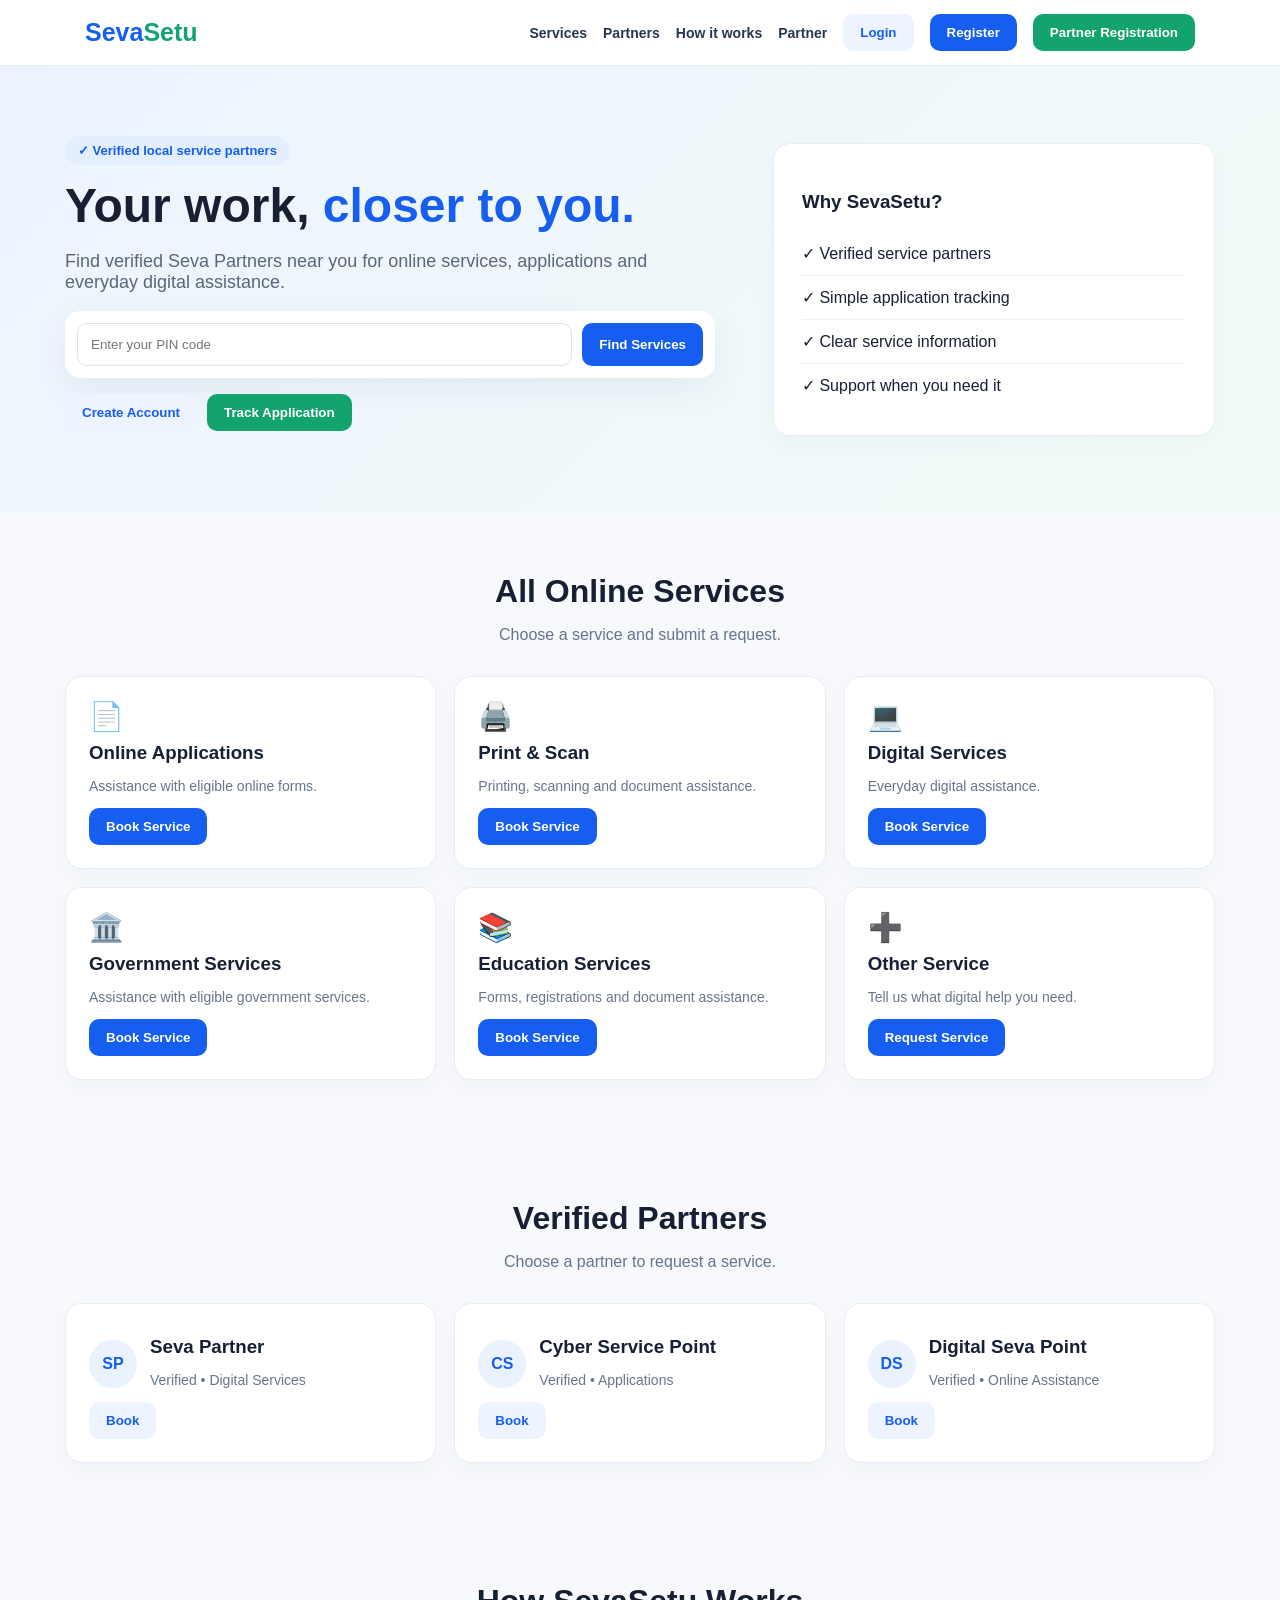
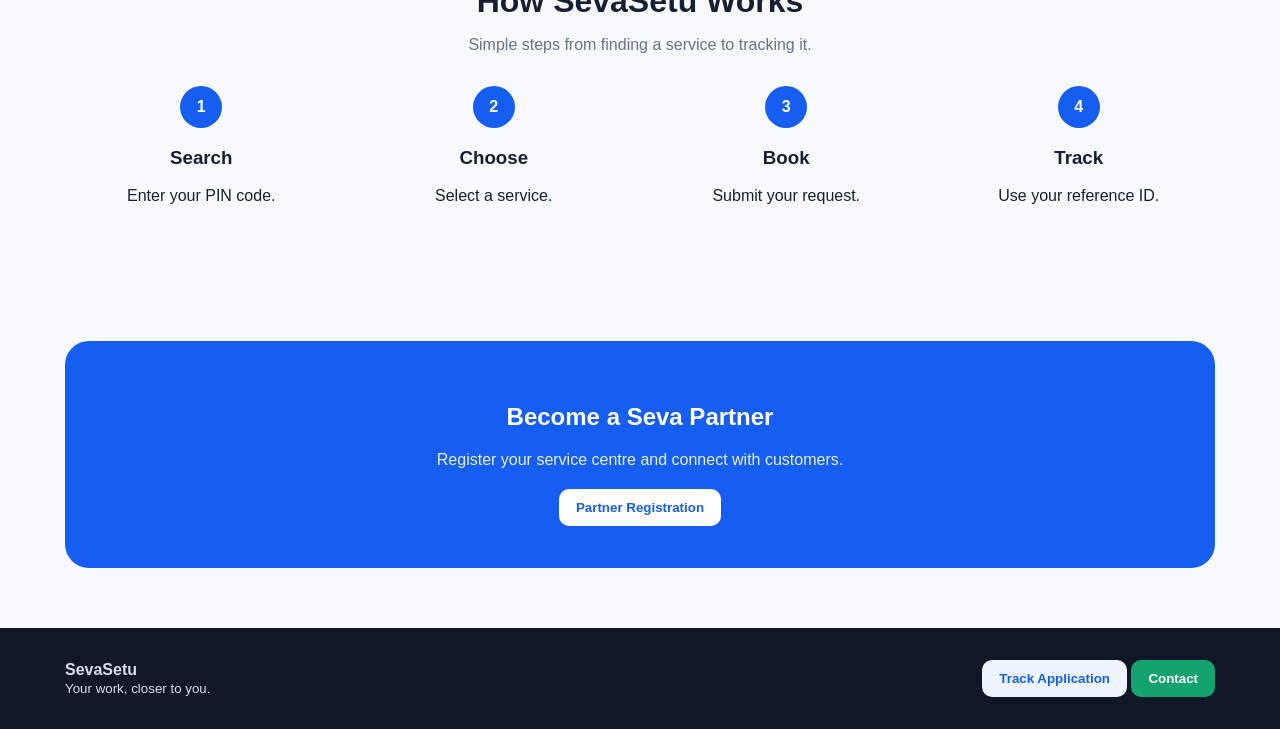
<file: SevaSetu-All-OK.html>
<!DOCTYPE html>
<html lang="en">
<head>
<meta charset="UTF-8">
<meta name="viewport" content="width=device-width,initial-scale=1.0">
<meta name="description" content="SevaSetu - Online Jan Seva platform connecting customers with verified service partners.">
<title>SevaSetu | Verified Local Services</title>
<style>
*{box-sizing:border-box}
body{margin:0;font-family:Arial,sans-serif;color:#172033;background:#f7f9fc}
header{position:sticky;top:0;z-index:10;background:#fff;border-bottom:1px solid #e8edf4}
.nav{max-width:1150px;margin:auto;padding:14px 20px;display:flex;align-items:center;justify-content:space-between}
.logo{font-size:25px;font-weight:800;color:#155eef;text-decoration:none}
.logo span{color:#13a36f}
nav{display:flex;gap:16px;align-items:center}
nav a{color:#27364d;text-decoration:none;font-weight:600;font-size:14px}
.btn{border:0;border-radius:10px;padding:11px 17px;background:#155eef;color:#fff;font-weight:700;cursor:pointer}
.btn:active{transform:scale(.98)}
.green{background:#13a36f}.soft{background:#eef4ff;color:#155eef}
.menu-btn{display:none}
.hero{padding:70px 20px;background:linear-gradient(135deg,#edf4ff,#f2fbf7)}
.wrap{max-width:1150px;margin:auto}
.grid{display:grid;grid-template-columns:1.2fr .8fr;gap:45px;align-items:center}
.badge{display:inline-block;background:#e3efff;color:#155eef;border-radius:30px;padding:7px 13px;font-weight:700;font-size:13px;margin-bottom:15px}
h1{font-size:48px;line-height:1.1;margin:0 0 18px}
h1 span{color:#155eef}
.hero p{font-size:18px;color:#59677b;max-width:650px}
.search{background:#fff;padding:12px;border-radius:15px;display:flex;gap:10px;max-width:650px;box-shadow:0 10px 35px #17355d12}
.search input{flex:1;padding:13px;border:1px solid #dce4ef;border-radius:10px}
.hero-card,.card{background:#fff;border:1px solid #e7edf5;border-radius:17px;padding:23px;box-shadow:0 8px 25px #17355d08}
.hero-card{padding:28px}.check{padding:12px 0;border-bottom:1px solid #edf0f5}.check:last-child{border:0}
section{padding:60px 20px}.head{text-align:center;margin-bottom:32px}.head h2{font-size:32px;margin:0 0 8px}.head p{color:#66748a}
.cards{display:grid;grid-template-columns:repeat(3,1fr);gap:18px}
.icon{font-size:28px}.card h3{margin:9px 0 7px}.card p{color:#68768a;font-size:14px}
.partner{display:flex;gap:13px;align-items:center}.avatar{width:48px;height:48px;border-radius:50%;background:#eaf1ff;color:#155eef;display:grid;place-items:center;font-weight:800}
.steps{display:grid;grid-template-columns:repeat(4,1fr);gap:20px}.step{text-align:center}
.num{width:42px;height:42px;border-radius:50%;background:#155eef;color:#fff;display:grid;place-items:center;margin:0 auto 12px;font-weight:800}
.cta{background:#155eef;color:#fff;border-radius:24px;padding:42px;text-align:center}.cta p{opacity:.9;margin-bottom:20px}
footer{background:#101828;color:#d7deea;padding:32px 20px}.foot{max-width:1150px;margin:auto;display:flex;justify-content:space-between;align-items:center;gap:15px;flex-wrap:wrap}
.modal{display:none;position:fixed;inset:0;background:#101828aa;z-index:100;align-items:center;justify-content:center;padding:18px}
.modal.show{display:flex}.box{background:#fff;width:min(470px,100%);max-height:90vh;overflow:auto;border-radius:18px;padding:25px}
.boxhead{display:flex;justify-content:space-between;align-items:center}.close{border:0;border-radius:50%;width:34px;height:34px;font-size:20px;cursor:pointer}
.fg{margin:13px 0}.fg label{display:block;font-size:13px;font-weight:700;margin-bottom:6px}.fg input,.fg select,.fg textarea{width:100%;padding:12px;border:1px solid #d8e1ec;border-radius:9px}.fg textarea{min-height:80px}
.notice{background:#fff7df;border:1px solid #efd17c;padding:11px;border-radius:9px;font-size:12px;color:#6e5310}
.status{margin-top:12px;font-weight:700;color:#155eef;line-height:1.5}
.success{background:#ecfdf3;border:1px solid #a7f3d0;color:#087443;padding:11px;border-radius:10px;margin-top:12px}
.error{background:#fff1f2;border:1px solid #fecdd3;color:#b42318;padding:11px;border-radius:10px;margin-top:12px}
.small{font-size:12px;color:#66748a}
@media(max-width:800px){
.grid{grid-template-columns:1fr}h1{font-size:38px}.cards{grid-template-columns:1fr 1fr}.steps{grid-template-columns:1fr 1fr}
.nav{padding:12px 16px}
}
@media(max-width:520px){
.nav{padding:12px 14px;align-items:center;position:relative}.logo{font-size:23px}
.menu-btn{display:block;border:1px solid #d8e3f0;background:#fff;color:#155eef;border-radius:10px;padding:9px 12px;font-weight:700;font-size:14px}
nav{display:none;position:absolute;top:100%;left:0;right:0;background:#fff;border-top:1px solid #e8edf4;box-shadow:0 12px 25px #17355d18;padding:12px 14px;flex-direction:column;align-items:stretch;gap:8px;z-index:20}
nav.open{display:flex}nav a{display:block!important;padding:10px 8px}nav .btn{width:100%;font-size:15px}
.cards,.steps{grid-template-columns:1fr}.search{flex-direction:column}.search .btn{width:100%}
.hero{padding:45px 14px 50px}.hero p{font-size:17px}.hero-card{margin-top:8px}section{padding:45px 14px}.cta{padding:30px 20px}.box{padding:20px}.modal{padding:10px}
}
</style>
</head>
<body>
<header><div class="nav">
<a class="logo" href="#home">Seva<span>Setu</span></a>
<button class="menu-btn" onclick="toggleMenu()">☰ Menu</button>
<nav id="mainNav">
<a href="#services">Services</a><a href="#partners">Partners</a><a href="#how">How it works</a><a href="#partner">Partner</a>
<button class="btn soft" onclick="openM('login');closeMenu()">Login</button>
<button class="btn" onclick="openM('register');closeMenu()">Register</button>
<button class="btn green" onclick="openM('partnerModal');closeMenu()">Partner Registration</button>
</nav></div></header>

<section class="hero" id="home"><div class="wrap grid"><div>
<div class="badge">✓ Verified local service partners</div>
<h1>Your work, <span>closer to you.</span></h1>
<p>Find verified Seva Partners near you for online services, applications and everyday digital assistance.</p>
<div class="search"><input id="pin" maxlength="6" inputmode="numeric" placeholder="Enter your PIN code"><button class="btn" onclick="searchPin()">Find Services</button></div>
<div style="margin-top:16px;display:flex;gap:10px;flex-wrap:wrap">
<button class="btn soft" onclick="openM('register')">Create Account</button>
<button class="btn green" onclick="openM('trackModal')">Track Application</button>
</div>
<div id="pinResult" class="status"></div>
</div>
<div class="hero-card"><h3>Why SevaSetu?</h3><div class="check">✓ Verified service partners</div><div class="check">✓ Simple application tracking</div><div class="check">✓ Clear service information</div><div class="check">✓ Support when you need it</div></div>
</div></section>

<section id="services"><div class="wrap"><div class="head"><h2>All Online Services</h2><p>Choose a service and submit a request.</p></div><div class="cards">
<div class="card"><div class="icon">📄</div><h3>Online Applications</h3><p>Assistance with eligible online forms.</p><button class="btn" onclick="book('Online Application')">Book Service</button></div>
<div class="card"><div class="icon">🖨️</div><h3>Print & Scan</h3><p>Printing, scanning and document assistance.</p><button class="btn" onclick="book('Print & Scan')">Book Service</button></div>
<div class="card"><div class="icon">💻</div><h3>Digital Services</h3><p>Everyday digital assistance.</p><button class="btn" onclick="book('Digital Services')">Book Service</button></div>
<div class="card"><div class="icon">🏛️</div><h3>Government Services</h3><p>Assistance with eligible government services.</p><button class="btn" onclick="book('Government Services')">Book Service</button></div>
<div class="card"><div class="icon">📚</div><h3>Education Services</h3><p>Forms, registrations and document assistance.</p><button class="btn" onclick="book('Education Services')">Book Service</button></div>
<div class="card"><div class="icon">➕</div><h3>Other Service</h3><p>Tell us what digital help you need.</p><button class="btn" onclick="book('Other Service')">Request Service</button></div>
</div></div></section>

<section id="partners"><div class="wrap"><div class="head"><h2>Verified Partners</h2><p>Choose a partner to request a service.</p></div><div class="cards">
<div class="card"><div class="partner"><div class="avatar">SP</div><div><h3>Seva Partner</h3><p>Verified • Digital Services</p></div></div><button class="btn soft" onclick="book('Partner Service')">Book</button></div>
<div class="card"><div class="partner"><div class="avatar">CS</div><div><h3>Cyber Service Point</h3><p>Verified • Applications</p></div></div><button class="btn soft" onclick="book('Application Service')">Book</button></div>
<div class="card"><div class="partner"><div class="avatar">DS</div><div><h3>Digital Seva Point</h3><p>Verified • Online Assistance</p></div></div><button class="btn soft" onclick="book('Digital Assistance')">Book</button></div>
</div></div></section>

<section id="how"><div class="wrap"><div class="head"><h2>How SevaSetu Works</h2><p>Simple steps from finding a service to tracking it.</p></div><div class="steps">
<div class="step"><div class="num">1</div><h3>Search</h3><p>Enter your PIN code.</p></div><div class="step"><div class="num">2</div><h3>Choose</h3><p>Select a service.</p></div><div class="step"><div class="num">3</div><h3>Book</h3><p>Submit your request.</p></div><div class="step"><div class="num">4</div><h3>Track</h3><p>Use your reference ID.</p></div>
</div></div></section>

<section id="partner"><div class="wrap"><div class="cta"><h2>Become a Seva Partner</h2><p>Register your service centre and connect with customers.</p><button class="btn" style="background:#fff;color:#155eef" onclick="openM('partnerModal')">Partner Registration</button></div></div></section>

<footer><div class="foot"><div><strong>SevaSetu</strong><br><small>Your work, closer to you.</small></div><div><button class="btn soft" onclick="openM('trackModal')">Track Application</button> <button class="btn green" onclick="openM('contactModal')">Contact</button></div></div></footer>

<div class="modal" id="login"><div class="box"><div class="boxhead"><h2>Login</h2><button class="close" onclick="closeM('login')">×</button></div>
<div class="fg"><label>Mobile Number</label><input id="loginPhone" type="tel" maxlength="10" inputmode="numeric" placeholder="Enter mobile number"></div>
<div class="fg"><label>Password</label><input id="loginPass" type="password" placeholder="Password"></div>
<button class="btn" onclick="login()">Login</button><div id="loginMsg"></div>
<p style="font-size:13px;margin-top:12px">New user? <a href="#" onclick="closeM('login');openM('register');return false">Create an account</a></p>
</div></div>

<div class="modal" id="register"><div class="box"><div class="boxhead"><h2>Register</h2><button class="close" onclick="closeM('register')">×</button></div>
<div class="fg"><label>Full Name</label><input id="regName" placeholder="Your name"></div>
<div class="fg"><label>Mobile Number</label><input id="regPhone" type="tel" maxlength="10" inputmode="numeric" placeholder="Mobile number"></div>
<div class="fg"><label>Email</label><input id="regEmail" type="email" placeholder="Email address"></div>
<div class="fg"><label>Password</label><input id="regPass" type="password" placeholder="Create password (6+ characters)"></div>
<button class="btn" onclick="register()">Create Account</button><div id="registerMsg"></div>
<p class="small">For this prototype, account data is saved only in this browser. Do not use sensitive passwords.</p>
</div></div>

<div class="modal" id="partnerModal"><div class="box"><div class="boxhead"><h2>Partner Registration</h2><button class="close" onclick="closeM('partnerModal')">×</button></div>
<div class="notice">Prototype form. Do not enter Aadhaar, PAN, bank details or sensitive documents here. Real KYC should use a secure verified backend.</div>
<div class="fg"><label>Centre / Business Name</label><input id="pBusiness" placeholder="Business name"></div>
<div class="fg"><label>Owner Name</label><input id="pOwner" placeholder="Owner name"></div>
<div class="fg"><label>Mobile Number</label><input id="pPhone" type="tel" maxlength="10" inputmode="numeric" placeholder="Mobile number"></div>
<div class="fg"><label>PIN Code</label><input id="pPin" maxlength="6" inputmode="numeric" placeholder="PIN code"></div>
<div class="fg"><label>Services Offered</label><textarea id="pServices" placeholder="Example: print, scan, online applications"></textarea></div>
<button class="btn green" onclick="partnerRegister()">Submit Registration</button><div id="partnerMsg"></div>
</div></div>

<div class="modal" id="booking"><div class="box"><div class="boxhead"><h2>Service Booking</h2><button class="close" onclick="closeM('booking')">×</button></div>
<div class="fg"><label>Selected Service</label><input id="service" readonly></div>
<div class="fg"><label>Name</label><input id="bName" placeholder="Your name"></div>
<div class="fg"><label>Mobile Number</label><input id="bPhone" type="tel" maxlength="10" inputmode="numeric" placeholder="Mobile number"></div>
<div class="fg"><label>PIN Code</label><input id="bPin" maxlength="6" inputmode="numeric" placeholder="PIN code"></div>
<div class="fg"><label>Message</label><textarea id="bMsg" placeholder="What do you need?"></textarea></div>
<button class="btn" onclick="submitBooking()">Submit Booking</button><div id="bookingMsg"></div>
</div></div>

<div class="modal" id="trackModal"><div class="box"><div class="boxhead"><h2>Track Application</h2><button class="close" onclick="closeM('trackModal')">×</button></div>
<div class="fg"><label>Reference ID</label><input id="trackId" placeholder="Example: SS123456"></div>
<button class="btn" onclick="trackApplication()">Check Status</button><div id="trackResult" class="status"></div>
</div></div>

<div class="modal" id="contactModal"><div class="box"><div class="boxhead"><h2>Contact SevaSetu</h2><button class="close" onclick="closeM('contactModal')">×</button></div>
<p style="color:#66748a">Send us your message.</p>
<div class="fg"><label>Name</label><input id="cName" placeholder="Your name"></div>
<div class="fg"><label>Mobile / Email</label><input id="cContact" placeholder="Your contact"></div>
<div class="fg"><label>Message</label><textarea id="cMsg" placeholder="How can we help?"></textarea></div>
<button class="btn green" onclick="sendContact()">Send Message</button><div id="contactMsg"></div>
</div></div>

<script>
(function(){
"use strict";
function byId(id){return document.getElementById(id)}
function read(key){try{return JSON.parse(localStorage.getItem(key)||"[]")}catch(e){return[]}}
function write(key,val){localStorage.setItem(key,JSON.stringify(val))}
function id(prefix){return prefix+Date.now().toString().slice(-8)}
function validPhone(v){return /^[6-9]\d{9}$/.test(v)}
function validPin(v){return /^[1-9]\d{5}$/.test(v)}
function msg(el,text,ok){el.innerHTML='<div class="'+(ok?'success':'error')+'">'+escapeHtml(text)+'</div>'}
function escapeHtml(s){return String(s).replace(/[&<>"']/g,function(c){return({"&":"&amp;","<":"&lt;",">":"&gt;",'"':"&quot;","'":"&#039;"})[c]})}

window.toggleMenu=function(){byId("mainNav").classList.toggle("open")}
window.closeMenu=function(){byId("mainNav").classList.remove("open")}
window.openM=function(id){var e=byId(id);if(e)e.classList.add("show")}
window.closeM=function(id){var e=byId(id);if(e)e.classList.remove("show")}

window.register=function(){
var n=byId("regName").value.trim(),phone=byId("regPhone").value.trim(),email=byId("regEmail").value.trim().toLowerCase(),pass=byId("regPass").value;
if(!n){msg(byId("registerMsg"),"Please enter your full name.",false);return}
if(!validPhone(phone)){msg(byId("registerMsg"),"Please enter a valid 10-digit Indian mobile number.",false);return}
if(!/^[^\s@]+@[^\s@]+\.[^\s@]+$/.test(email)){msg(byId("registerMsg"),"Please enter a valid email address.",false);return}
if(pass.length<6){msg(byId("registerMsg"),"Password must be at least 6 characters.",false);return}
var users=read("sevasetu_users");
if(users.some(function(u){return u.email===email})){msg(byId("registerMsg"),"This email is already registered. Please login.",false);return}
if(users.some(function(u){return u.phone===phone})){msg(byId("registerMsg"),"This mobile number is already registered. Please login.",false);return}
users.push({name:n,phone:phone,email:email,password:pass,createdAt:new Date().toISOString()});
write("sevasetu_users",users);localStorage.setItem("sevasetu_current_user",email);
byId("regName").value="";byId("regPhone").value="";byId("regEmail").value="";byId("regPass").value="";
msg(byId("registerMsg"),"Account created successfully! You are now logged in.",true);
setTimeout(function(){closeM("register")},900);
}

window.login=function(){
var phone=byId("loginPhone").value.trim(),pass=byId("loginPass").value;
if(!validPhone(phone)){msg(byId("loginMsg"),"Please enter a valid 10-digit mobile number.",false);return}
if(pass.length<6){msg(byId("loginMsg"),"Password must be at least 6 characters.",false);return}
var user=read("sevasetu_users").find(function(u){return u.phone===phone&&u.password===pass});
if(!user){msg(byId("loginMsg"),"Login failed. Register first or check your mobile number and password.",false);return}
localStorage.setItem("sevasetu_current_user",user.email);
byId("loginPhone").value="";byId("loginPass").value="";
msg(byId("loginMsg"),"Login successful! Welcome "+user.name+".",true);
setTimeout(function(){closeM("login")},900);
}

window.partnerRegister=function(){
var b=byId("pBusiness").value.trim(),o=byId("pOwner").value.trim(),phone=byId("pPhone").value.trim(),pin=byId("pPin").value.trim(),services=byId("pServices").value.trim();
if(!b||!o){msg(byId("partnerMsg"),"Please enter business and owner name.",false);return}
if(!validPhone(phone)||!validPin(pin)){msg(byId("partnerMsg"),"Please enter a valid mobile number and 6-digit PIN code.",false);return}
var ref=id("P"),partners=read("sevasetu_partners");
partners.push({id:ref,business:b,owner:o,phone:phone,pin:pin,services:services,status:"Submitted",createdAt:new Date().toISOString()});
write("sevasetu_partners",partners);
["pBusiness","pOwner","pPhone","pPin","pServices"].forEach(function(x){byId(x).value=""});
byId("trackId").value=ref;
msg(byId("partnerMsg"),"Partner registration submitted. Reference ID: "+ref,true);
setTimeout(function(){closeM("partnerModal");openM("trackModal");trackApplication()},900);
}

window.book=function(service){byId("service").value=service;openM("booking")}
window.submitBooking=function(){
var n=byId("bName").value.trim(),phone=byId("bPhone").value.trim(),pin=byId("bPin").value.trim(),m=byId("bMsg").value.trim(),service=byId("service").value;
if(!n||!validPhone(phone)||!validPin(pin)){msg(byId("bookingMsg"),"Please enter a valid name, 10-digit mobile number and 6-digit PIN code.",false);return}
var ref=id("SS"),bookings=read("sevasetu_bookings");
bookings.push({id:ref,service:service,name:n,phone:phone,pin:pin,message:m,status:"Request received",createdAt:new Date().toISOString()});
write("sevasetu_bookings",bookings);
["bName","bPhone","bPin","bMsg"].forEach(function(x){byId(x).value=""});
byId("trackId").value=ref;
msg(byId("bookingMsg"),"Booking submitted successfully. Reference ID: "+ref,true);
setTimeout(function(){closeM("booking");openM("trackModal");trackApplication()},900);
}

window.searchPin=function(){
var p=byId("pin").value.trim(),r=byId("pinResult");
if(!validPin(p)){r.textContent="Please enter a valid 6-digit PIN code.";return}
r.textContent="Verified partner search completed for PIN "+p+". Choose a service below to continue.";
byId("services").scrollIntoView({behavior:"smooth"});
}

window.trackApplication=function(){
var ref=byId("trackId").value.trim().toUpperCase(),r=byId("trackResult");
if(!ref){r.textContent="Please enter your reference ID.";return}
var b=read("sevasetu_bookings").find(function(x){return x.id===ref}),p=read("sevasetu_partners").find(function(x){return x.id===ref});
if(b)r.textContent="Status: "+b.status+" • Reference "+b.id;
else if(p)r.textContent="Partner registration: "+p.status+" • Reference "+p.id;
else r.textContent="No application found for reference "+ref+".";
}

window.sendContact=function(){
var n=byId("cName").value.trim(),c=byId("cContact").value.trim(),m=byId("cMsg").value.trim();
if(!n||!c||!m){msg(byId("contactMsg"),"Please fill all contact details.",false);return}
var messages=read("sevasetu_messages");messages.push({name:n,contact:c,message:m,createdAt:new Date().toISOString()});write("sevasetu_messages",messages);
["cName","cContact","cMsg"].forEach(function(x){byId(x).value=""});
msg(byId("contactMsg"),"Your message was saved successfully in this browser.",true);
setTimeout(function(){closeM("contactModal")},900);
}

window.addEventListener("click",function(e){if(e.target.classList.contains("modal"))e.target.classList.remove("show")});
window.addEventListener("keydown",function(e){if(e.key==="Escape")document.querySelectorAll(".modal.show").forEach(function(x){x.classList.remove("show")})});
})();
</script>
</body>
</html>
</file>
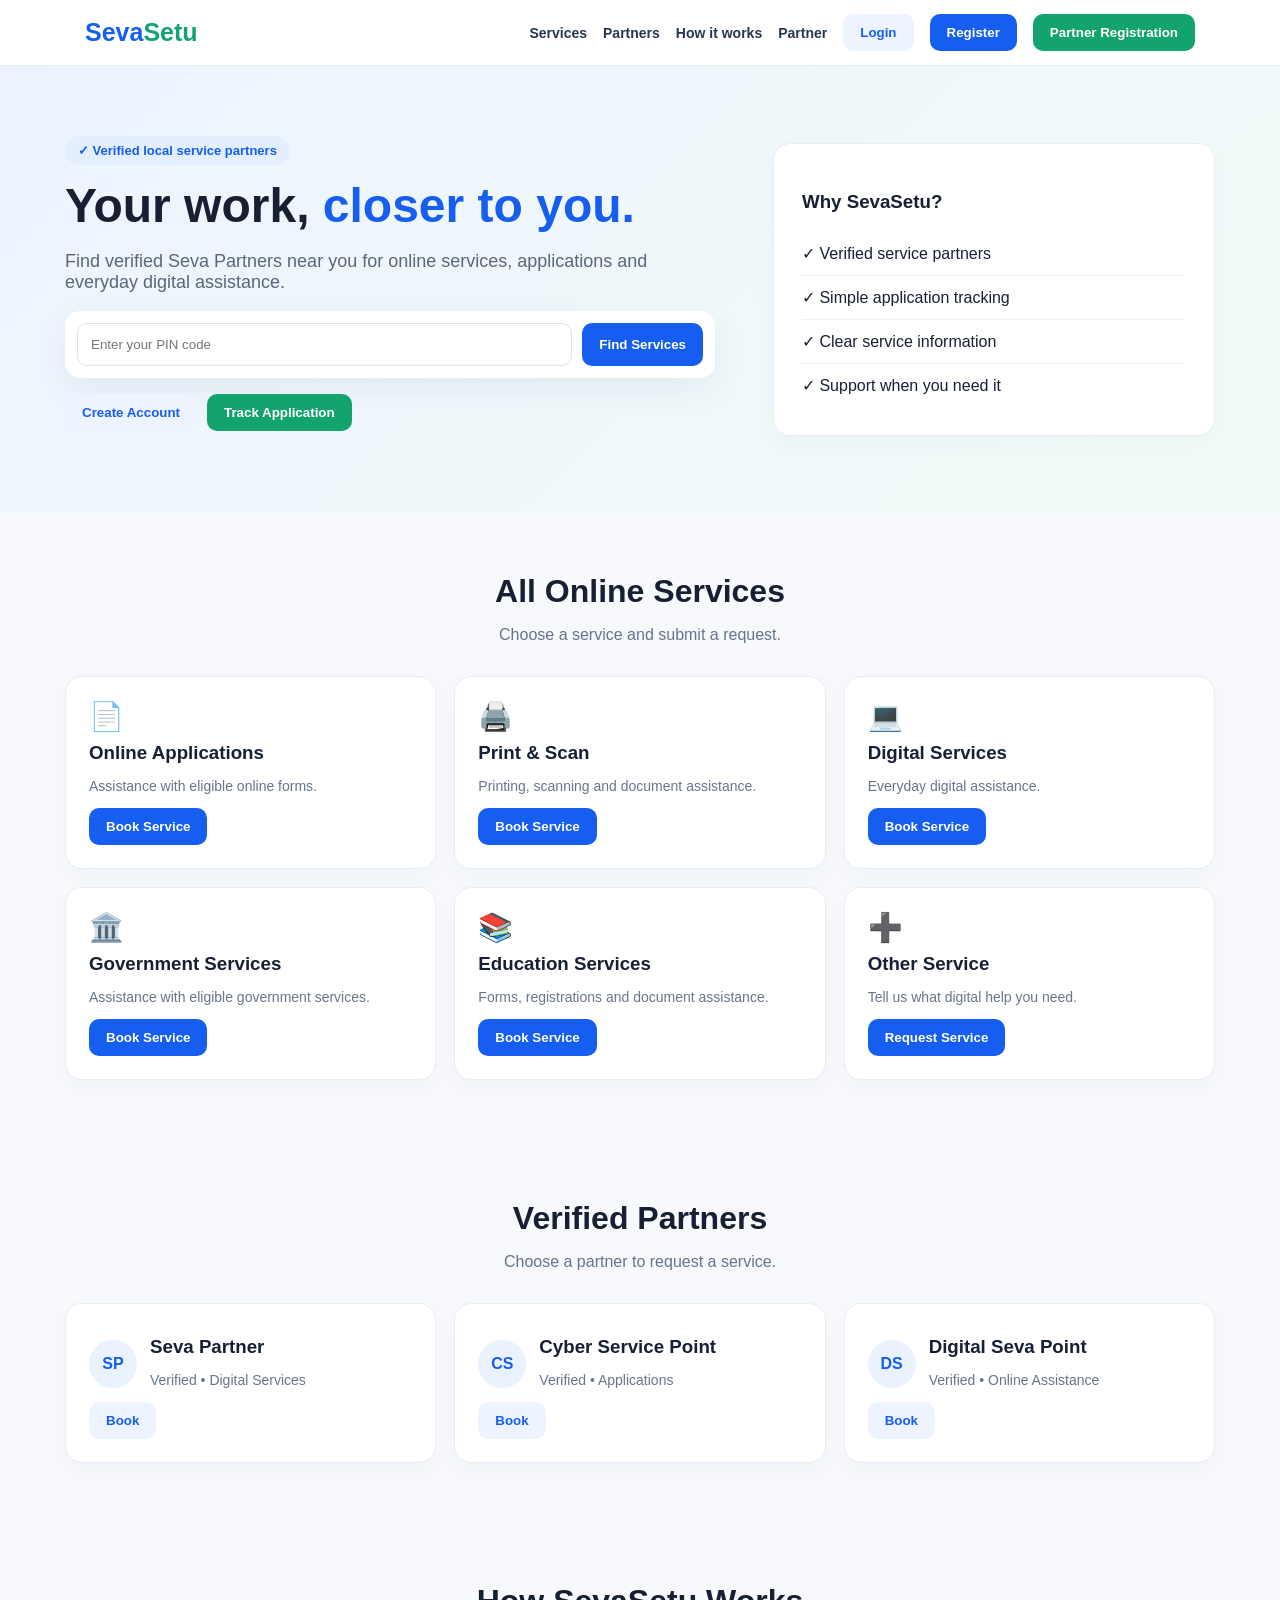
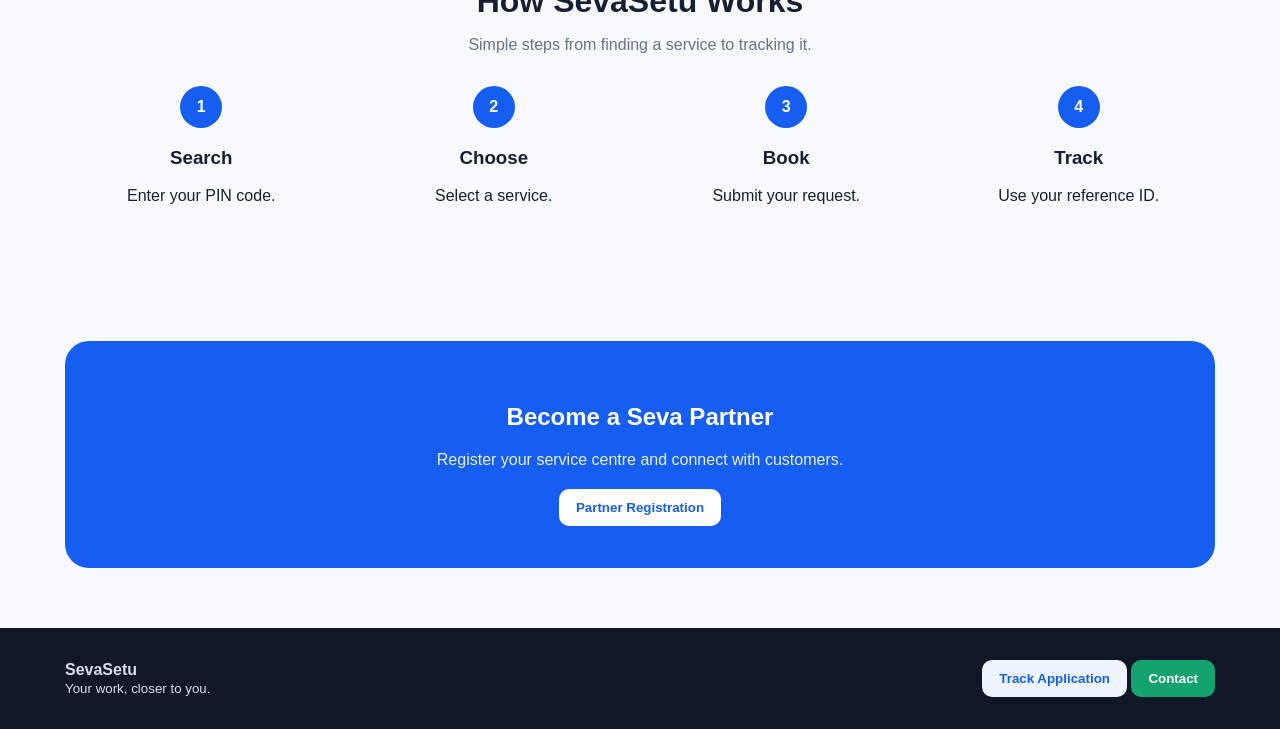
<file: SevaSetu-ONE-FILE.html>
<!DOCTYPE html>
<html lang="en">
<head>
<meta charset="UTF-8">
<meta name="viewport" content="width=device-width,initial-scale=1.0">
<meta name="description" content="SevaSetu - Online Jan Seva platform connecting customers with verified service partners.">
<title>SevaSetu | Verified Local Services</title>

<meta name="description" content="SevaSetu connects customers with verified local service partners for online applications, digital services, print and scan, education services and eligible government-service assistance.">
<meta name="keywords" content="SevaSetu, online services, verified service partners, digital services, online applications, print scan, government services, education services">
<meta name="robots" content="index, follow">
<link rel="canonical" href="https://www.sevasetu.store/">
<meta property="og:type" content="website">
<meta property="og:site_name" content="SevaSetu">
<meta property="og:title" content="SevaSetu | Verified Local Services">
<meta property="og:description" content="Find verified Seva Partners near you for online services, applications and everyday digital assistance.">
<meta property="og:url" content="https://www.sevasetu.store/">
<meta property="og:image" content="https://www.sevasetu.store/">
<meta name="twitter:card" content="summary">
<meta name="twitter:title" content="SevaSetu | Verified Local Services">
<meta name="twitter:description" content="Find verified Seva Partners near you for online services, applications and everyday digital assistance.">
<meta name="twitter:image" content="https://www.sevasetu.store/">
<script type="application/ld+json">
{
  "@context":"https://schema.org",
  "@type":"Organization",
  "name":"SevaSetu",
  "url":"https://www.sevasetu.store/",
  "description":"Online platform connecting customers with verified local service partners."
}
</script>
<script type="application/ld+json">
{
  "@context":"https://schema.org",
  "@type":"WebSite",
  "name":"SevaSetu",
  "url":"https://www.sevasetu.store/"
}
</script>

<style>
*{box-sizing:border-box}
body{margin:0;font-family:Arial,sans-serif;color:#172033;background:#f7f9fc}
header{position:sticky;top:0;z-index:10;background:#fff;border-bottom:1px solid #e8edf4}
.nav{max-width:1150px;margin:auto;padding:14px 20px;display:flex;align-items:center;justify-content:space-between}
.logo{font-size:25px;font-weight:800;color:#155eef;text-decoration:none}
.logo span{color:#13a36f}
nav{display:flex;gap:16px;align-items:center}
nav a{color:#27364d;text-decoration:none;font-weight:600;font-size:14px}
.btn{border:0;border-radius:10px;padding:11px 17px;background:#155eef;color:#fff;font-weight:700;cursor:pointer}
.btn:active{transform:scale(.98)}
.green{background:#13a36f}.soft{background:#eef4ff;color:#155eef}
.menu-btn{display:none}
.hero{padding:70px 20px;background:linear-gradient(135deg,#edf4ff,#f2fbf7)}
.wrap{max-width:1150px;margin:auto}
.grid{display:grid;grid-template-columns:1.2fr .8fr;gap:45px;align-items:center}
.badge{display:inline-block;background:#e3efff;color:#155eef;border-radius:30px;padding:7px 13px;font-weight:700;font-size:13px;margin-bottom:15px}
h1{font-size:48px;line-height:1.1;margin:0 0 18px}
h1 span{color:#155eef}
.hero p{font-size:18px;color:#59677b;max-width:650px}
.search{background:#fff;padding:12px;border-radius:15px;display:flex;gap:10px;max-width:650px;box-shadow:0 10px 35px #17355d12}
.search input{flex:1;padding:13px;border:1px solid #dce4ef;border-radius:10px}
.hero-card,.card{background:#fff;border:1px solid #e7edf5;border-radius:17px;padding:23px;box-shadow:0 8px 25px #17355d08}
.hero-card{padding:28px}.check{padding:12px 0;border-bottom:1px solid #edf0f5}.check:last-child{border:0}
section{padding:60px 20px}.head{text-align:center;margin-bottom:32px}.head h2{font-size:32px;margin:0 0 8px}.head p{color:#66748a}
.cards{display:grid;grid-template-columns:repeat(3,1fr);gap:18px}
.icon{font-size:28px}.card h3{margin:9px 0 7px}.card p{color:#68768a;font-size:14px}
.partner{display:flex;gap:13px;align-items:center}.avatar{width:48px;height:48px;border-radius:50%;background:#eaf1ff;color:#155eef;display:grid;place-items:center;font-weight:800}
.steps{display:grid;grid-template-columns:repeat(4,1fr);gap:20px}.step{text-align:center}
.num{width:42px;height:42px;border-radius:50%;background:#155eef;color:#fff;display:grid;place-items:center;margin:0 auto 12px;font-weight:800}
.cta{background:#155eef;color:#fff;border-radius:24px;padding:42px;text-align:center}.cta p{opacity:.9;margin-bottom:20px}
footer{background:#101828;color:#d7deea;padding:32px 20px}.foot{max-width:1150px;margin:auto;display:flex;justify-content:space-between;align-items:center;gap:15px;flex-wrap:wrap}
.modal{display:none;position:fixed;inset:0;background:#101828aa;z-index:100;align-items:center;justify-content:center;padding:18px}
.modal.show{display:flex}.box{background:#fff;width:min(470px,100%);max-height:90vh;overflow:auto;border-radius:18px;padding:25px}
.boxhead{display:flex;justify-content:space-between;align-items:center}.close{border:0;border-radius:50%;width:34px;height:34px;font-size:20px;cursor:pointer}
.fg{margin:13px 0}.fg label{display:block;font-size:13px;font-weight:700;margin-bottom:6px}.fg input,.fg select,.fg textarea{width:100%;padding:12px;border:1px solid #d8e1ec;border-radius:9px}.fg textarea{min-height:80px}
.notice{background:#fff7df;border:1px solid #efd17c;padding:11px;border-radius:9px;font-size:12px;color:#6e5310}
.status{margin-top:12px;font-weight:700;color:#155eef;line-height:1.5}
.success{background:#ecfdf3;border:1px solid #a7f3d0;color:#087443;padding:11px;border-radius:10px;margin-top:12px}
.error{background:#fff1f2;border:1px solid #fecdd3;color:#b42318;padding:11px;border-radius:10px;margin-top:12px}
.small{font-size:12px;color:#66748a}
@media(max-width:800px){
.grid{grid-template-columns:1fr}h1{font-size:38px}.cards{grid-template-columns:1fr 1fr}.steps{grid-template-columns:1fr 1fr}
.nav{padding:12px 16px}
}
@media(max-width:520px){
.nav{padding:12px 14px;align-items:center;position:relative}.logo{font-size:23px}
.menu-btn{display:block;border:1px solid #d8e3f0;background:#fff;color:#155eef;border-radius:10px;padding:9px 12px;font-weight:700;font-size:14px}
nav{display:none;position:absolute;top:100%;left:0;right:0;background:#fff;border-top:1px solid #e8edf4;box-shadow:0 12px 25px #17355d18;padding:12px 14px;flex-direction:column;align-items:stretch;gap:8px;z-index:20}
nav.open{display:flex}nav a{display:block!important;padding:10px 8px}nav .btn{width:100%;font-size:15px}
.cards,.steps{grid-template-columns:1fr}.search{flex-direction:column}.search .btn{width:100%}
.hero{padding:45px 14px 50px}.hero p{font-size:17px}.hero-card{margin-top:8px}section{padding:45px 14px}.cta{padding:30px 20px}.box{padding:20px}.modal{padding:10px}
}
</style>
</head>
<body>
<header><div class="nav">
<a class="logo" href="#home">Seva<span>Setu</span></a>
<button class="menu-btn" onclick="toggleMenu()">☰ Menu</button>
<nav id="mainNav">
<a href="#services">Services</a><a href="#partners">Partners</a><a href="#how">How it works</a><a href="#partner">Partner</a>
<button class="btn soft" onclick="openM('login');closeMenu()">Login</button>
<button class="btn" onclick="openM('register');closeMenu()">Register</button>
<button class="btn green" onclick="openM('partnerModal');closeMenu()">Partner Registration</button>
</nav></div></header>

<section class="hero" id="home"><div class="wrap grid"><div>
<div class="badge">✓ Verified local service partners</div>
<h1>Your work, <span>closer to you.</span></h1>
<p>Find verified Seva Partners near you for online services, applications and everyday digital assistance.</p>
<div class="search"><input id="pin" maxlength="6" inputmode="numeric" placeholder="Enter your PIN code"><button class="btn" onclick="searchPin()">Find Services</button></div>
<div style="margin-top:16px;display:flex;gap:10px;flex-wrap:wrap">
<button class="btn soft" onclick="openM('register')">Create Account</button>
<button class="btn green" onclick="openM('trackModal')">Track Application</button>
</div>
<div id="pinResult" class="status"></div>
</div>
<div class="hero-card"><h3>Why SevaSetu?</h3><div class="check">✓ Verified service partners</div><div class="check">✓ Simple application tracking</div><div class="check">✓ Clear service information</div><div class="check">✓ Support when you need it</div></div>
</div></section>

<section id="services"><div class="wrap"><div class="head"><h2>All Online Services</h2><p>Choose a service and submit a request.</p></div><div class="cards">
<div class="card"><div class="icon">📄</div><h3>Online Applications</h3><p>Assistance with eligible online forms.</p><button class="btn" onclick="book('Online Application')">Book Service</button></div>
<div class="card"><div class="icon">🖨️</div><h3>Print & Scan</h3><p>Printing, scanning and document assistance.</p><button class="btn" onclick="book('Print & Scan')">Book Service</button></div>
<div class="card"><div class="icon">💻</div><h3>Digital Services</h3><p>Everyday digital assistance.</p><button class="btn" onclick="book('Digital Services')">Book Service</button></div>
<div class="card"><div class="icon">🏛️</div><h3>Government Services</h3><p>Assistance with eligible government services.</p><button class="btn" onclick="book('Government Services')">Book Service</button></div>
<div class="card"><div class="icon">📚</div><h3>Education Services</h3><p>Forms, registrations and document assistance.</p><button class="btn" onclick="book('Education Services')">Book Service</button></div>
<div class="card"><div class="icon">➕</div><h3>Other Service</h3><p>Tell us what digital help you need.</p><button class="btn" onclick="book('Other Service')">Request Service</button></div>
</div></div></section>

<section id="partners"><div class="wrap"><div class="head"><h2>Verified Partners</h2><p>Choose a partner to request a service.</p></div><div class="cards">
<div class="card"><div class="partner"><div class="avatar">SP</div><div><h3>Seva Partner</h3><p>Verified • Digital Services</p></div></div><button class="btn soft" onclick="book('Partner Service')">Book</button></div>
<div class="card"><div class="partner"><div class="avatar">CS</div><div><h3>Cyber Service Point</h3><p>Verified • Applications</p></div></div><button class="btn soft" onclick="book('Application Service')">Book</button></div>
<div class="card"><div class="partner"><div class="avatar">DS</div><div><h3>Digital Seva Point</h3><p>Verified • Online Assistance</p></div></div><button class="btn soft" onclick="book('Digital Assistance')">Book</button></div>
</div></div></section>

<section id="how"><div class="wrap"><div class="head"><h2>How SevaSetu Works</h2><p>Simple steps from finding a service to tracking it.</p></div><div class="steps">
<div class="step"><div class="num">1</div><h3>Search</h3><p>Enter your PIN code.</p></div><div class="step"><div class="num">2</div><h3>Choose</h3><p>Select a service.</p></div><div class="step"><div class="num">3</div><h3>Book</h3><p>Submit your request.</p></div><div class="step"><div class="num">4</div><h3>Track</h3><p>Use your reference ID.</p></div>
</div></div></section>

<section id="partner"><div class="wrap"><div class="cta"><h2>Become a Seva Partner</h2><p>Register your service centre and connect with customers.</p><button class="btn" style="background:#fff;color:#155eef" onclick="openM('partnerModal')">Partner Registration</button></div></div></section>

<footer><div class="foot"><div><strong>SevaSetu</strong><br><small>Your work, closer to you.</small></div><div><button class="btn soft" onclick="openM('trackModal')">Track Application</button> <button class="btn green" onclick="openM('contactModal')">Contact</button></div></div></footer>

<div class="modal" id="login"><div class="box"><div class="boxhead"><h2>Login</h2><button class="close" onclick="closeM('login')">×</button></div>
<div class="fg"><label>Mobile Number</label><input id="loginPhone" type="tel" maxlength="10" inputmode="numeric" placeholder="Enter mobile number"></div>
<div class="fg"><label>Password</label><input id="loginPass" type="password" placeholder="Password"></div>
<button class="btn" onclick="login()">Login</button><div id="loginMsg"></div>
<p style="font-size:13px;margin-top:12px">New user? <a href="#" onclick="closeM('login');openM('register');return false">Create an account</a></p>
</div></div>

<div class="modal" id="register"><div class="box"><div class="boxhead"><h2>Register</h2><button class="close" onclick="closeM('register')">×</button></div>
<div class="fg"><label>Full Name</label><input id="regName" placeholder="Your name"></div>
<div class="fg"><label>Mobile Number</label><input id="regPhone" type="tel" maxlength="10" inputmode="numeric" placeholder="Mobile number"></div>
<div class="fg"><label>Email</label><input id="regEmail" type="email" placeholder="Email address"></div>
<div class="fg"><label>Password</label><input id="regPass" type="password" placeholder="Create password (6+ characters)"></div>
<button class="btn" onclick="register()">Create Account</button><div id="registerMsg"></div>
<p class="small">For this prototype, account data is saved only in this browser. Do not use sensitive passwords.</p>
</div></div>

<div class="modal" id="partnerModal"><div class="box"><div class="boxhead"><h2>Partner Registration</h2><button class="close" onclick="closeM('partnerModal')">×</button></div>
<div class="notice">Prototype form. Do not enter Aadhaar, PAN, bank details or sensitive documents here. Real KYC should use a secure verified backend.</div>
<div class="fg"><label>Centre / Business Name</label><input id="pBusiness" placeholder="Business name"></div>
<div class="fg"><label>Owner Name</label><input id="pOwner" placeholder="Owner name"></div>
<div class="fg"><label>Mobile Number</label><input id="pPhone" type="tel" maxlength="10" inputmode="numeric" placeholder="Mobile number"></div>
<div class="fg"><label>PIN Code</label><input id="pPin" maxlength="6" inputmode="numeric" placeholder="PIN code"></div>
<div class="fg"><label>Services Offered</label><textarea id="pServices" placeholder="Example: print, scan, online applications"></textarea></div>
<button class="btn green" onclick="partnerRegister()">Submit Registration</button><div id="partnerMsg"></div>
</div></div>

<div class="modal" id="booking"><div class="box"><div class="boxhead"><h2>Service Booking</h2><button class="close" onclick="closeM('booking')">×</button></div>
<div class="fg"><label>Selected Service</label><input id="service" readonly></div>
<div class="fg"><label>Name</label><input id="bName" placeholder="Your name"></div>
<div class="fg"><label>Mobile Number</label><input id="bPhone" type="tel" maxlength="10" inputmode="numeric" placeholder="Mobile number"></div>
<div class="fg"><label>PIN Code</label><input id="bPin" maxlength="6" inputmode="numeric" placeholder="PIN code"></div>
<div class="fg"><label>Message</label><textarea id="bMsg" placeholder="What do you need?"></textarea></div>
<button class="btn" onclick="submitBooking()">Submit Booking</button><div id="bookingMsg"></div>
</div></div>

<div class="modal" id="trackModal"><div class="box"><div class="boxhead"><h2>Track Application</h2><button class="close" onclick="closeM('trackModal')">×</button></div>
<div class="fg"><label>Reference ID</label><input id="trackId" placeholder="Example: SS123456"></div>
<button class="btn" onclick="trackApplication()">Check Status</button><div id="trackResult" class="status"></div>
</div></div>

<div class="modal" id="contactModal"><div class="box"><div class="boxhead"><h2>Contact SevaSetu</h2><button class="close" onclick="closeM('contactModal')">×</button></div>
<p style="color:#66748a">Send us your message.</p>
<div class="fg"><label>Name</label><input id="cName" placeholder="Your name"></div>
<div class="fg"><label>Mobile / Email</label><input id="cContact" placeholder="Your contact"></div>
<div class="fg"><label>Message</label><textarea id="cMsg" placeholder="How can we help?"></textarea></div>
<button class="btn green" onclick="sendContact()">Send Message</button><div id="contactMsg"></div>
</div></div>

<script>
(function(){
"use strict";
function byId(id){return document.getElementById(id)}
function read(key){try{return JSON.parse(localStorage.getItem(key)||"[]")}catch(e){return[]}}
function write(key,val){localStorage.setItem(key,JSON.stringify(val))}
function id(prefix){return prefix+Date.now().toString().slice(-8)}
function validPhone(v){return /^[6-9]\d{9}$/.test(v)}
function validPin(v){return /^[1-9]\d{5}$/.test(v)}
function msg(el,text,ok){el.innerHTML='<div class="'+(ok?'success':'error')+'">'+escapeHtml(text)+'</div>'}
function escapeHtml(s){return String(s).replace(/[&<>"']/g,function(c){return({"&":"&amp;","<":"&lt;",">":"&gt;",'"':"&quot;","'":"&#039;"})[c]})}

window.toggleMenu=function(){byId("mainNav").classList.toggle("open")}
window.closeMenu=function(){byId("mainNav").classList.remove("open")}
window.openM=function(id){var e=byId(id);if(e)e.classList.add("show")}
window.closeM=function(id){var e=byId(id);if(e)e.classList.remove("show")}

window.register=function(){
var n=byId("regName").value.trim(),phone=byId("regPhone").value.trim(),email=byId("regEmail").value.trim().toLowerCase(),pass=byId("regPass").value;
if(!n){msg(byId("registerMsg"),"Please enter your full name.",false);return}
if(!validPhone(phone)){msg(byId("registerMsg"),"Please enter a valid 10-digit Indian mobile number.",false);return}
if(!/^[^\s@]+@[^\s@]+\.[^\s@]+$/.test(email)){msg(byId("registerMsg"),"Please enter a valid email address.",false);return}
if(pass.length<6){msg(byId("registerMsg"),"Password must be at least 6 characters.",false);return}
var users=read("sevasetu_users");
if(users.some(function(u){return u.email===email})){msg(byId("registerMsg"),"This email is already registered. Please login.",false);return}
if(users.some(function(u){return u.phone===phone})){msg(byId("registerMsg"),"This mobile number is already registered. Please login.",false);return}
users.push({name:n,phone:phone,email:email,password:pass,createdAt:new Date().toISOString()});
write("sevasetu_users",users);localStorage.setItem("sevasetu_current_user",email);
byId("regName").value="";byId("regPhone").value="";byId("regEmail").value="";byId("regPass").value="";
msg(byId("registerMsg"),"Account created successfully! You are now logged in.",true);
setTimeout(function(){closeM("register")},900);
}

window.login=function(){
var phone=byId("loginPhone").value.trim(),pass=byId("loginPass").value;
if(!validPhone(phone)){msg(byId("loginMsg"),"Please enter a valid 10-digit mobile number.",false);return}
if(pass.length<6){msg(byId("loginMsg"),"Password must be at least 6 characters.",false);return}
var user=read("sevasetu_users").find(function(u){return u.phone===phone&&u.password===pass});
if(!user){msg(byId("loginMsg"),"Login failed. Register first or check your mobile number and password.",false);return}
localStorage.setItem("sevasetu_current_user",user.email);
byId("loginPhone").value="";byId("loginPass").value="";
msg(byId("loginMsg"),"Login successful! Welcome "+user.name+".",true);
setTimeout(function(){closeM("login")},900);
}

window.partnerRegister=function(){
var b=byId("pBusiness").value.trim(),o=byId("pOwner").value.trim(),phone=byId("pPhone").value.trim(),pin=byId("pPin").value.trim(),services=byId("pServices").value.trim();
if(!b||!o){msg(byId("partnerMsg"),"Please enter business and owner name.",false);return}
if(!validPhone(phone)||!validPin(pin)){msg(byId("partnerMsg"),"Please enter a valid mobile number and 6-digit PIN code.",false);return}
var ref=id("P"),partners=read("sevasetu_partners");
partners.push({id:ref,business:b,owner:o,phone:phone,pin:pin,services:services,status:"Submitted",createdAt:new Date().toISOString()});
write("sevasetu_partners",partners);
["pBusiness","pOwner","pPhone","pPin","pServices"].forEach(function(x){byId(x).value=""});
byId("trackId").value=ref;
msg(byId("partnerMsg"),"Partner registration submitted. Reference ID: "+ref,true);
setTimeout(function(){closeM("partnerModal");openM("trackModal");trackApplication()},900);
}

window.book=function(service){byId("service").value=service;openM("booking")}
window.submitBooking=function(){
var n=byId("bName").value.trim(),phone=byId("bPhone").value.trim(),pin=byId("bPin").value.trim(),m=byId("bMsg").value.trim(),service=byId("service").value;
if(!n||!validPhone(phone)||!validPin(pin)){msg(byId("bookingMsg"),"Please enter a valid name, 10-digit mobile number and 6-digit PIN code.",false);return}
var ref=id("SS"),bookings=read("sevasetu_bookings");
bookings.push({id:ref,service:service,name:n,phone:phone,pin:pin,message:m,status:"Request received",createdAt:new Date().toISOString()});
write("sevasetu_bookings",bookings);
["bName","bPhone","bPin","bMsg"].forEach(function(x){byId(x).value=""});
byId("trackId").value=ref;
msg(byId("bookingMsg"),"Booking submitted successfully. Reference ID: "+ref,true);
setTimeout(function(){closeM("booking");openM("trackModal");trackApplication()},900);
}

window.searchPin=function(){
var p=byId("pin").value.trim(),r=byId("pinResult");
if(!validPin(p)){r.textContent="Please enter a valid 6-digit PIN code.";return}
r.textContent="Verified partner search completed for PIN "+p+". Choose a service below to continue.";
byId("services").scrollIntoView({behavior:"smooth"});
}

window.trackApplication=function(){
var ref=byId("trackId").value.trim().toUpperCase(),r=byId("trackResult");
if(!ref){r.textContent="Please enter your reference ID.";return}
var b=read("sevasetu_bookings").find(function(x){return x.id===ref}),p=read("sevasetu_partners").find(function(x){return x.id===ref});
if(b)r.textContent="Status: "+b.status+" • Reference "+b.id;
else if(p)r.textContent="Partner registration: "+p.status+" • Reference "+p.id;
else r.textContent="No application found for reference "+ref+".";
}

window.sendContact=function(){
var n=byId("cName").value.trim(),c=byId("cContact").value.trim(),m=byId("cMsg").value.trim();
if(!n||!c||!m){msg(byId("contactMsg"),"Please fill all contact details.",false);return}
var messages=read("sevasetu_messages");messages.push({name:n,contact:c,message:m,createdAt:new Date().toISOString()});write("sevasetu_messages",messages);
["cName","cContact","cMsg"].forEach(function(x){byId(x).value=""});
msg(byId("contactMsg"),"Your message was saved successfully in this browser.",true);
setTimeout(function(){closeM("contactModal")},900);
}

window.addEventListener("click",function(e){if(e.target.classList.contains("modal"))e.target.classList.remove("show")});
window.addEventListener("keydown",function(e){if(e.key==="Escape")document.querySelectorAll(".modal.show").forEach(function(x){x.classList.remove("show")})});
})();
</script>
</body>
</html>
</file>
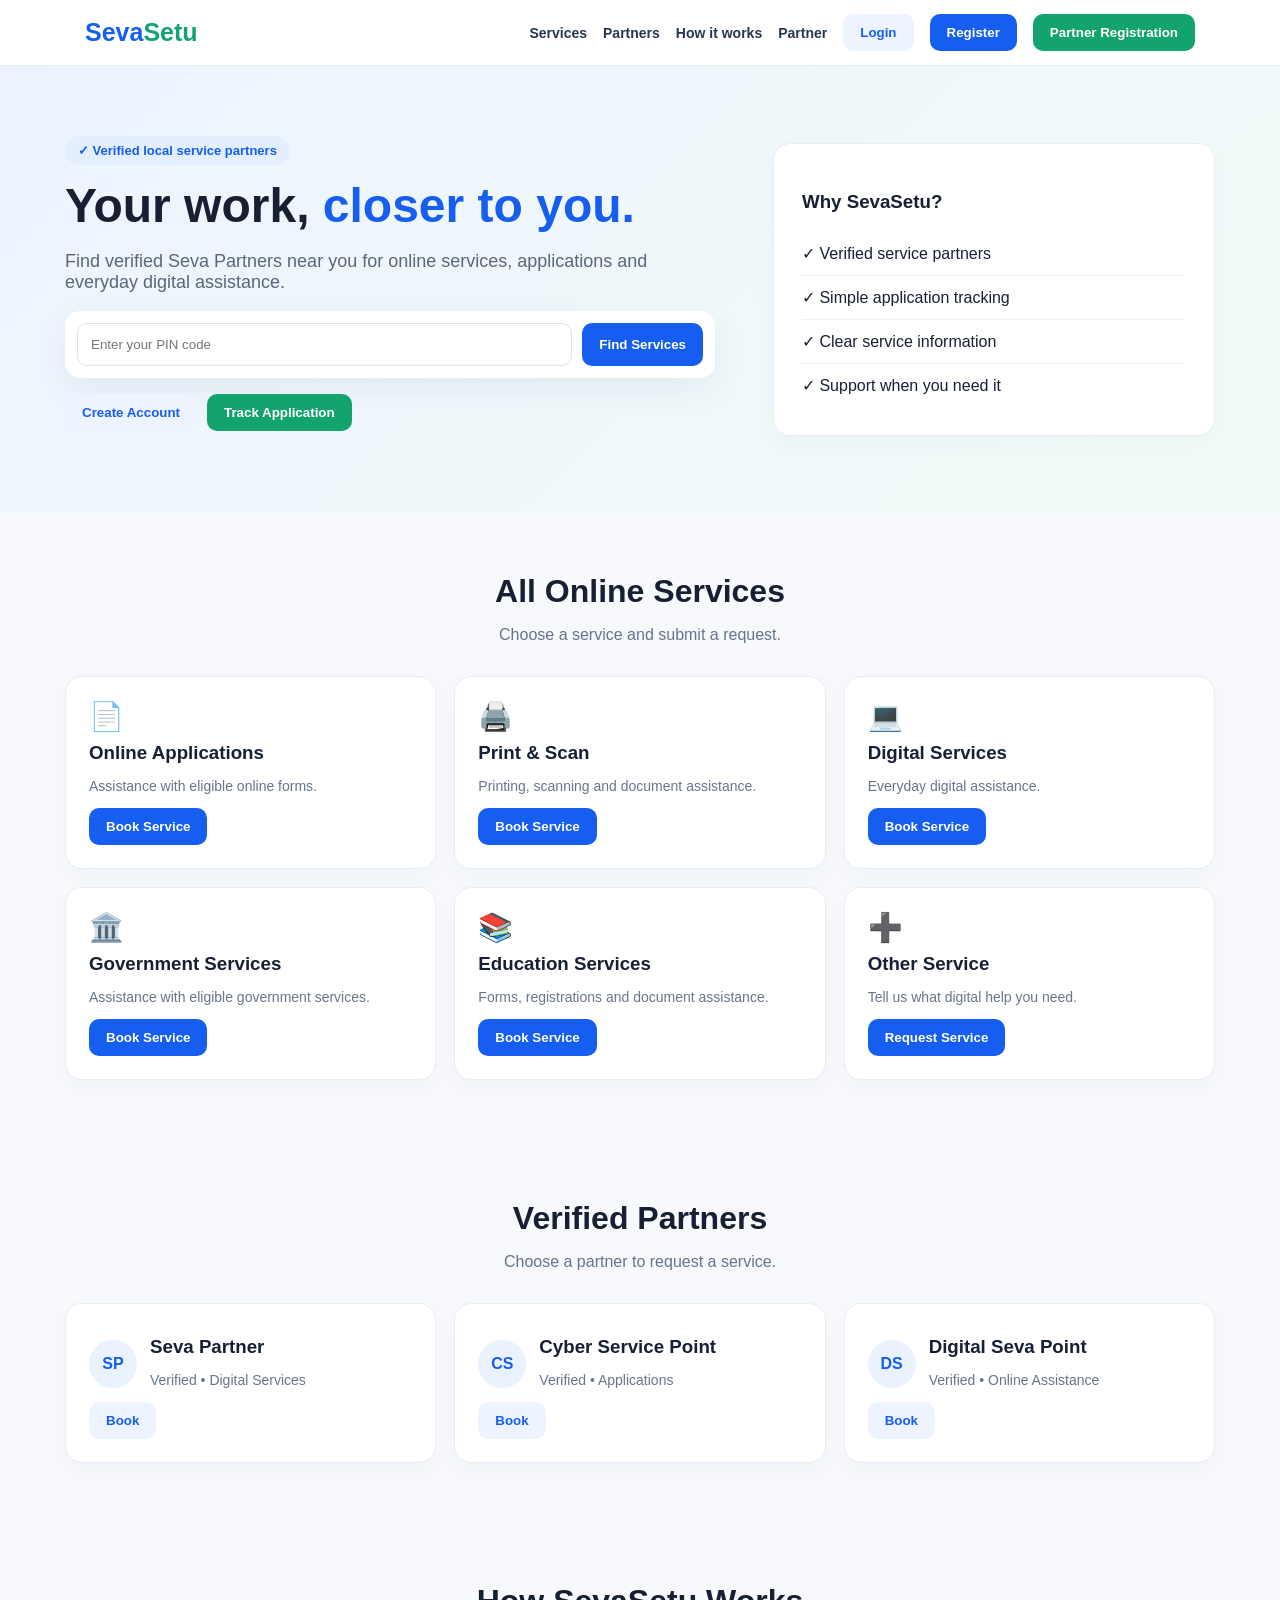
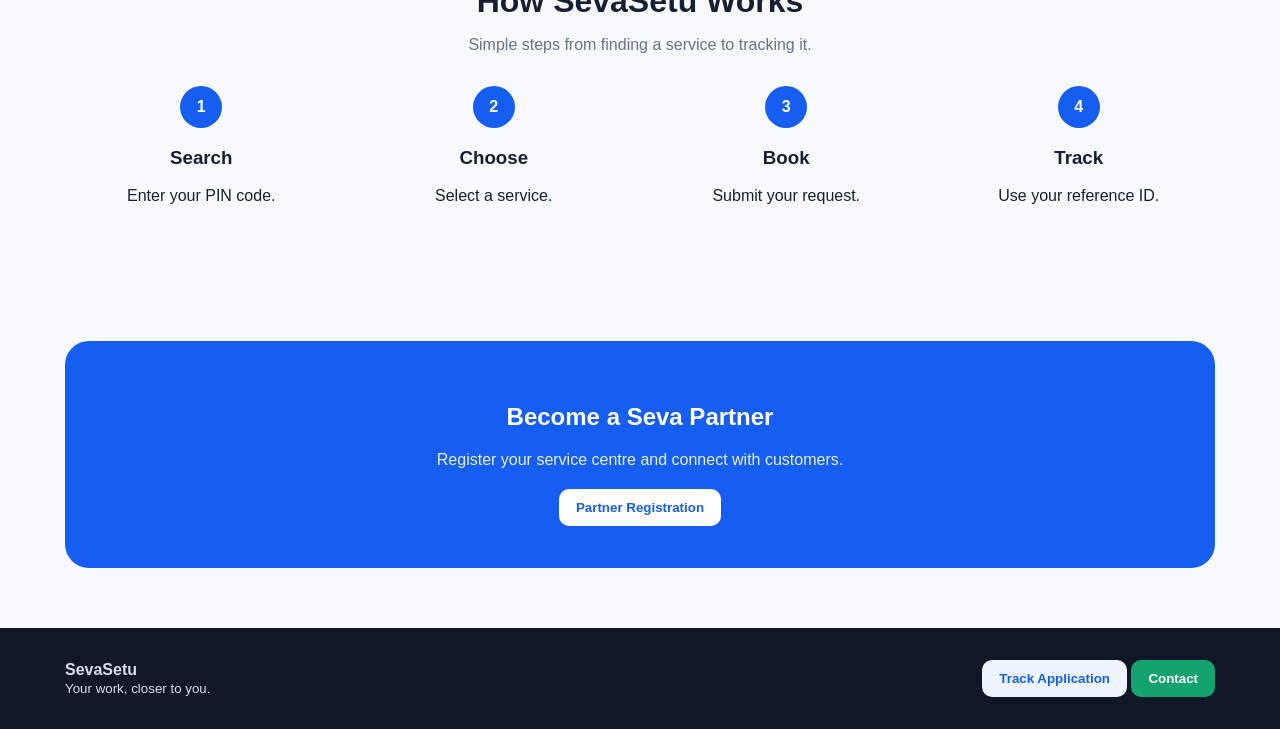
<file: SevaSetu-SEO-Ready.html>
<!DOCTYPE html>
<html lang="en">
<head>
<meta charset="UTF-8">
<meta name="viewport" content="width=device-width,initial-scale=1.0">
<meta name="description" content="SevaSetu - Online Jan Seva platform connecting customers with verified service partners.">
<title>SevaSetu | Verified Local Services</title>

<meta name="description" content="SevaSetu connects customers with verified local service partners for online applications, digital services, print and scan, education services and eligible government-service assistance.">
<meta name="keywords" content="SevaSetu, online services, verified service partners, digital services, online applications, print scan, government services, education services">
<meta name="robots" content="index, follow">
<link rel="canonical" href="https://www.sevasetu.store/">
<meta property="og:type" content="website">
<meta property="og:site_name" content="SevaSetu">
<meta property="og:title" content="SevaSetu | Verified Local Services">
<meta property="og:description" content="Find verified Seva Partners near you for online services, applications and everyday digital assistance.">
<meta property="og:url" content="https://www.sevasetu.store/">
<meta property="og:image" content="https://www.sevasetu.store/sevasetu-logo.svg">
<meta name="twitter:card" content="summary">
<meta name="twitter:title" content="SevaSetu | Verified Local Services">
<meta name="twitter:description" content="Find verified Seva Partners near you for online services, applications and everyday digital assistance.">
<meta name="twitter:image" content="https://www.sevasetu.store/sevasetu-logo.svg">
<link rel="icon" type="image/svg+xml" href="/sevasetu-logo.svg">
<script type="application/ld+json">
{
  "@context":"https://schema.org",
  "@type":"Organization",
  "name":"SevaSetu",
  "url":"https://www.sevasetu.store/",
  "description":"Online platform connecting customers with verified local service partners."
}
</script>
<script type="application/ld+json">
{
  "@context":"https://schema.org",
  "@type":"WebSite",
  "name":"SevaSetu",
  "url":"https://www.sevasetu.store/"
}
</script>

<style>
*{box-sizing:border-box}
body{margin:0;font-family:Arial,sans-serif;color:#172033;background:#f7f9fc}
header{position:sticky;top:0;z-index:10;background:#fff;border-bottom:1px solid #e8edf4}
.nav{max-width:1150px;margin:auto;padding:14px 20px;display:flex;align-items:center;justify-content:space-between}
.logo{font-size:25px;font-weight:800;color:#155eef;text-decoration:none}
.logo span{color:#13a36f}
nav{display:flex;gap:16px;align-items:center}
nav a{color:#27364d;text-decoration:none;font-weight:600;font-size:14px}
.btn{border:0;border-radius:10px;padding:11px 17px;background:#155eef;color:#fff;font-weight:700;cursor:pointer}
.btn:active{transform:scale(.98)}
.green{background:#13a36f}.soft{background:#eef4ff;color:#155eef}
.menu-btn{display:none}
.hero{padding:70px 20px;background:linear-gradient(135deg,#edf4ff,#f2fbf7)}
.wrap{max-width:1150px;margin:auto}
.grid{display:grid;grid-template-columns:1.2fr .8fr;gap:45px;align-items:center}
.badge{display:inline-block;background:#e3efff;color:#155eef;border-radius:30px;padding:7px 13px;font-weight:700;font-size:13px;margin-bottom:15px}
h1{font-size:48px;line-height:1.1;margin:0 0 18px}
h1 span{color:#155eef}
.hero p{font-size:18px;color:#59677b;max-width:650px}
.search{background:#fff;padding:12px;border-radius:15px;display:flex;gap:10px;max-width:650px;box-shadow:0 10px 35px #17355d12}
.search input{flex:1;padding:13px;border:1px solid #dce4ef;border-radius:10px}
.hero-card,.card{background:#fff;border:1px solid #e7edf5;border-radius:17px;padding:23px;box-shadow:0 8px 25px #17355d08}
.hero-card{padding:28px}.check{padding:12px 0;border-bottom:1px solid #edf0f5}.check:last-child{border:0}
section{padding:60px 20px}.head{text-align:center;margin-bottom:32px}.head h2{font-size:32px;margin:0 0 8px}.head p{color:#66748a}
.cards{display:grid;grid-template-columns:repeat(3,1fr);gap:18px}
.icon{font-size:28px}.card h3{margin:9px 0 7px}.card p{color:#68768a;font-size:14px}
.partner{display:flex;gap:13px;align-items:center}.avatar{width:48px;height:48px;border-radius:50%;background:#eaf1ff;color:#155eef;display:grid;place-items:center;font-weight:800}
.steps{display:grid;grid-template-columns:repeat(4,1fr);gap:20px}.step{text-align:center}
.num{width:42px;height:42px;border-radius:50%;background:#155eef;color:#fff;display:grid;place-items:center;margin:0 auto 12px;font-weight:800}
.cta{background:#155eef;color:#fff;border-radius:24px;padding:42px;text-align:center}.cta p{opacity:.9;margin-bottom:20px}
footer{background:#101828;color:#d7deea;padding:32px 20px}.foot{max-width:1150px;margin:auto;display:flex;justify-content:space-between;align-items:center;gap:15px;flex-wrap:wrap}
.modal{display:none;position:fixed;inset:0;background:#101828aa;z-index:100;align-items:center;justify-content:center;padding:18px}
.modal.show{display:flex}.box{background:#fff;width:min(470px,100%);max-height:90vh;overflow:auto;border-radius:18px;padding:25px}
.boxhead{display:flex;justify-content:space-between;align-items:center}.close{border:0;border-radius:50%;width:34px;height:34px;font-size:20px;cursor:pointer}
.fg{margin:13px 0}.fg label{display:block;font-size:13px;font-weight:700;margin-bottom:6px}.fg input,.fg select,.fg textarea{width:100%;padding:12px;border:1px solid #d8e1ec;border-radius:9px}.fg textarea{min-height:80px}
.notice{background:#fff7df;border:1px solid #efd17c;padding:11px;border-radius:9px;font-size:12px;color:#6e5310}
.status{margin-top:12px;font-weight:700;color:#155eef;line-height:1.5}
.success{background:#ecfdf3;border:1px solid #a7f3d0;color:#087443;padding:11px;border-radius:10px;margin-top:12px}
.error{background:#fff1f2;border:1px solid #fecdd3;color:#b42318;padding:11px;border-radius:10px;margin-top:12px}
.small{font-size:12px;color:#66748a}
@media(max-width:800px){
.grid{grid-template-columns:1fr}h1{font-size:38px}.cards{grid-template-columns:1fr 1fr}.steps{grid-template-columns:1fr 1fr}
.nav{padding:12px 16px}
}
@media(max-width:520px){
.nav{padding:12px 14px;align-items:center;position:relative}.logo{font-size:23px}
.menu-btn{display:block;border:1px solid #d8e3f0;background:#fff;color:#155eef;border-radius:10px;padding:9px 12px;font-weight:700;font-size:14px}
nav{display:none;position:absolute;top:100%;left:0;right:0;background:#fff;border-top:1px solid #e8edf4;box-shadow:0 12px 25px #17355d18;padding:12px 14px;flex-direction:column;align-items:stretch;gap:8px;z-index:20}
nav.open{display:flex}nav a{display:block!important;padding:10px 8px}nav .btn{width:100%;font-size:15px}
.cards,.steps{grid-template-columns:1fr}.search{flex-direction:column}.search .btn{width:100%}
.hero{padding:45px 14px 50px}.hero p{font-size:17px}.hero-card{margin-top:8px}section{padding:45px 14px}.cta{padding:30px 20px}.box{padding:20px}.modal{padding:10px}
}
</style>
</head>
<body>
<header><div class="nav">
<a class="logo" href="#home">Seva<span>Setu</span></a>
<button class="menu-btn" onclick="toggleMenu()">☰ Menu</button>
<nav id="mainNav">
<a href="#services">Services</a><a href="#partners">Partners</a><a href="#how">How it works</a><a href="#partner">Partner</a>
<button class="btn soft" onclick="openM('login');closeMenu()">Login</button>
<button class="btn" onclick="openM('register');closeMenu()">Register</button>
<button class="btn green" onclick="openM('partnerModal');closeMenu()">Partner Registration</button>
</nav></div></header>

<section class="hero" id="home"><div class="wrap grid"><div>
<div class="badge">✓ Verified local service partners</div>
<h1>Your work, <span>closer to you.</span></h1>
<p>Find verified Seva Partners near you for online services, applications and everyday digital assistance.</p>
<div class="search"><input id="pin" maxlength="6" inputmode="numeric" placeholder="Enter your PIN code"><button class="btn" onclick="searchPin()">Find Services</button></div>
<div style="margin-top:16px;display:flex;gap:10px;flex-wrap:wrap">
<button class="btn soft" onclick="openM('register')">Create Account</button>
<button class="btn green" onclick="openM('trackModal')">Track Application</button>
</div>
<div id="pinResult" class="status"></div>
</div>
<div class="hero-card"><h3>Why SevaSetu?</h3><div class="check">✓ Verified service partners</div><div class="check">✓ Simple application tracking</div><div class="check">✓ Clear service information</div><div class="check">✓ Support when you need it</div></div>
</div></section>

<section id="services"><div class="wrap"><div class="head"><h2>All Online Services</h2><p>Choose a service and submit a request.</p></div><div class="cards">
<div class="card"><div class="icon">📄</div><h3>Online Applications</h3><p>Assistance with eligible online forms.</p><button class="btn" onclick="book('Online Application')">Book Service</button></div>
<div class="card"><div class="icon">🖨️</div><h3>Print & Scan</h3><p>Printing, scanning and document assistance.</p><button class="btn" onclick="book('Print & Scan')">Book Service</button></div>
<div class="card"><div class="icon">💻</div><h3>Digital Services</h3><p>Everyday digital assistance.</p><button class="btn" onclick="book('Digital Services')">Book Service</button></div>
<div class="card"><div class="icon">🏛️</div><h3>Government Services</h3><p>Assistance with eligible government services.</p><button class="btn" onclick="book('Government Services')">Book Service</button></div>
<div class="card"><div class="icon">📚</div><h3>Education Services</h3><p>Forms, registrations and document assistance.</p><button class="btn" onclick="book('Education Services')">Book Service</button></div>
<div class="card"><div class="icon">➕</div><h3>Other Service</h3><p>Tell us what digital help you need.</p><button class="btn" onclick="book('Other Service')">Request Service</button></div>
</div></div></section>

<section id="partners"><div class="wrap"><div class="head"><h2>Verified Partners</h2><p>Choose a partner to request a service.</p></div><div class="cards">
<div class="card"><div class="partner"><div class="avatar">SP</div><div><h3>Seva Partner</h3><p>Verified • Digital Services</p></div></div><button class="btn soft" onclick="book('Partner Service')">Book</button></div>
<div class="card"><div class="partner"><div class="avatar">CS</div><div><h3>Cyber Service Point</h3><p>Verified • Applications</p></div></div><button class="btn soft" onclick="book('Application Service')">Book</button></div>
<div class="card"><div class="partner"><div class="avatar">DS</div><div><h3>Digital Seva Point</h3><p>Verified • Online Assistance</p></div></div><button class="btn soft" onclick="book('Digital Assistance')">Book</button></div>
</div></div></section>

<section id="how"><div class="wrap"><div class="head"><h2>How SevaSetu Works</h2><p>Simple steps from finding a service to tracking it.</p></div><div class="steps">
<div class="step"><div class="num">1</div><h3>Search</h3><p>Enter your PIN code.</p></div><div class="step"><div class="num">2</div><h3>Choose</h3><p>Select a service.</p></div><div class="step"><div class="num">3</div><h3>Book</h3><p>Submit your request.</p></div><div class="step"><div class="num">4</div><h3>Track</h3><p>Use your reference ID.</p></div>
</div></div></section>

<section id="partner"><div class="wrap"><div class="cta"><h2>Become a Seva Partner</h2><p>Register your service centre and connect with customers.</p><button class="btn" style="background:#fff;color:#155eef" onclick="openM('partnerModal')">Partner Registration</button></div></div></section>

<footer><div class="foot"><div><strong>SevaSetu</strong><br><small>Your work, closer to you.</small></div><div><button class="btn soft" onclick="openM('trackModal')">Track Application</button> <button class="btn green" onclick="openM('contactModal')">Contact</button></div></div></footer>

<div class="modal" id="login"><div class="box"><div class="boxhead"><h2>Login</h2><button class="close" onclick="closeM('login')">×</button></div>
<div class="fg"><label>Mobile Number</label><input id="loginPhone" type="tel" maxlength="10" inputmode="numeric" placeholder="Enter mobile number"></div>
<div class="fg"><label>Password</label><input id="loginPass" type="password" placeholder="Password"></div>
<button class="btn" onclick="login()">Login</button><div id="loginMsg"></div>
<p style="font-size:13px;margin-top:12px">New user? <a href="#" onclick="closeM('login');openM('register');return false">Create an account</a></p>
</div></div>

<div class="modal" id="register"><div class="box"><div class="boxhead"><h2>Register</h2><button class="close" onclick="closeM('register')">×</button></div>
<div class="fg"><label>Full Name</label><input id="regName" placeholder="Your name"></div>
<div class="fg"><label>Mobile Number</label><input id="regPhone" type="tel" maxlength="10" inputmode="numeric" placeholder="Mobile number"></div>
<div class="fg"><label>Email</label><input id="regEmail" type="email" placeholder="Email address"></div>
<div class="fg"><label>Password</label><input id="regPass" type="password" placeholder="Create password (6+ characters)"></div>
<button class="btn" onclick="register()">Create Account</button><div id="registerMsg"></div>
<p class="small">For this prototype, account data is saved only in this browser. Do not use sensitive passwords.</p>
</div></div>

<div class="modal" id="partnerModal"><div class="box"><div class="boxhead"><h2>Partner Registration</h2><button class="close" onclick="closeM('partnerModal')">×</button></div>
<div class="notice">Prototype form. Do not enter Aadhaar, PAN, bank details or sensitive documents here. Real KYC should use a secure verified backend.</div>
<div class="fg"><label>Centre / Business Name</label><input id="pBusiness" placeholder="Business name"></div>
<div class="fg"><label>Owner Name</label><input id="pOwner" placeholder="Owner name"></div>
<div class="fg"><label>Mobile Number</label><input id="pPhone" type="tel" maxlength="10" inputmode="numeric" placeholder="Mobile number"></div>
<div class="fg"><label>PIN Code</label><input id="pPin" maxlength="6" inputmode="numeric" placeholder="PIN code"></div>
<div class="fg"><label>Services Offered</label><textarea id="pServices" placeholder="Example: print, scan, online applications"></textarea></div>
<button class="btn green" onclick="partnerRegister()">Submit Registration</button><div id="partnerMsg"></div>
</div></div>

<div class="modal" id="booking"><div class="box"><div class="boxhead"><h2>Service Booking</h2><button class="close" onclick="closeM('booking')">×</button></div>
<div class="fg"><label>Selected Service</label><input id="service" readonly></div>
<div class="fg"><label>Name</label><input id="bName" placeholder="Your name"></div>
<div class="fg"><label>Mobile Number</label><input id="bPhone" type="tel" maxlength="10" inputmode="numeric" placeholder="Mobile number"></div>
<div class="fg"><label>PIN Code</label><input id="bPin" maxlength="6" inputmode="numeric" placeholder="PIN code"></div>
<div class="fg"><label>Message</label><textarea id="bMsg" placeholder="What do you need?"></textarea></div>
<button class="btn" onclick="submitBooking()">Submit Booking</button><div id="bookingMsg"></div>
</div></div>

<div class="modal" id="trackModal"><div class="box"><div class="boxhead"><h2>Track Application</h2><button class="close" onclick="closeM('trackModal')">×</button></div>
<div class="fg"><label>Reference ID</label><input id="trackId" placeholder="Example: SS123456"></div>
<button class="btn" onclick="trackApplication()">Check Status</button><div id="trackResult" class="status"></div>
</div></div>

<div class="modal" id="contactModal"><div class="box"><div class="boxhead"><h2>Contact SevaSetu</h2><button class="close" onclick="closeM('contactModal')">×</button></div>
<p style="color:#66748a">Send us your message.</p>
<div class="fg"><label>Name</label><input id="cName" placeholder="Your name"></div>
<div class="fg"><label>Mobile / Email</label><input id="cContact" placeholder="Your contact"></div>
<div class="fg"><label>Message</label><textarea id="cMsg" placeholder="How can we help?"></textarea></div>
<button class="btn green" onclick="sendContact()">Send Message</button><div id="contactMsg"></div>
</div></div>

<script>
(function(){
"use strict";
function byId(id){return document.getElementById(id)}
function read(key){try{return JSON.parse(localStorage.getItem(key)||"[]")}catch(e){return[]}}
function write(key,val){localStorage.setItem(key,JSON.stringify(val))}
function id(prefix){return prefix+Date.now().toString().slice(-8)}
function validPhone(v){return /^[6-9]\d{9}$/.test(v)}
function validPin(v){return /^[1-9]\d{5}$/.test(v)}
function msg(el,text,ok){el.innerHTML='<div class="'+(ok?'success':'error')+'">'+escapeHtml(text)+'</div>'}
function escapeHtml(s){return String(s).replace(/[&<>"']/g,function(c){return({"&":"&amp;","<":"&lt;",">":"&gt;",'"':"&quot;","'":"&#039;"})[c]})}

window.toggleMenu=function(){byId("mainNav").classList.toggle("open")}
window.closeMenu=function(){byId("mainNav").classList.remove("open")}
window.openM=function(id){var e=byId(id);if(e)e.classList.add("show")}
window.closeM=function(id){var e=byId(id);if(e)e.classList.remove("show")}

window.register=function(){
var n=byId("regName").value.trim(),phone=byId("regPhone").value.trim(),email=byId("regEmail").value.trim().toLowerCase(),pass=byId("regPass").value;
if(!n){msg(byId("registerMsg"),"Please enter your full name.",false);return}
if(!validPhone(phone)){msg(byId("registerMsg"),"Please enter a valid 10-digit Indian mobile number.",false);return}
if(!/^[^\s@]+@[^\s@]+\.[^\s@]+$/.test(email)){msg(byId("registerMsg"),"Please enter a valid email address.",false);return}
if(pass.length<6){msg(byId("registerMsg"),"Password must be at least 6 characters.",false);return}
var users=read("sevasetu_users");
if(users.some(function(u){return u.email===email})){msg(byId("registerMsg"),"This email is already registered. Please login.",false);return}
if(users.some(function(u){return u.phone===phone})){msg(byId("registerMsg"),"This mobile number is already registered. Please login.",false);return}
users.push({name:n,phone:phone,email:email,password:pass,createdAt:new Date().toISOString()});
write("sevasetu_users",users);localStorage.setItem("sevasetu_current_user",email);
byId("regName").value="";byId("regPhone").value="";byId("regEmail").value="";byId("regPass").value="";
msg(byId("registerMsg"),"Account created successfully! You are now logged in.",true);
setTimeout(function(){closeM("register")},900);
}

window.login=function(){
var phone=byId("loginPhone").value.trim(),pass=byId("loginPass").value;
if(!validPhone(phone)){msg(byId("loginMsg"),"Please enter a valid 10-digit mobile number.",false);return}
if(pass.length<6){msg(byId("loginMsg"),"Password must be at least 6 characters.",false);return}
var user=read("sevasetu_users").find(function(u){return u.phone===phone&&u.password===pass});
if(!user){msg(byId("loginMsg"),"Login failed. Register first or check your mobile number and password.",false);return}
localStorage.setItem("sevasetu_current_user",user.email);
byId("loginPhone").value="";byId("loginPass").value="";
msg(byId("loginMsg"),"Login successful! Welcome "+user.name+".",true);
setTimeout(function(){closeM("login")},900);
}

window.partnerRegister=function(){
var b=byId("pBusiness").value.trim(),o=byId("pOwner").value.trim(),phone=byId("pPhone").value.trim(),pin=byId("pPin").value.trim(),services=byId("pServices").value.trim();
if(!b||!o){msg(byId("partnerMsg"),"Please enter business and owner name.",false);return}
if(!validPhone(phone)||!validPin(pin)){msg(byId("partnerMsg"),"Please enter a valid mobile number and 6-digit PIN code.",false);return}
var ref=id("P"),partners=read("sevasetu_partners");
partners.push({id:ref,business:b,owner:o,phone:phone,pin:pin,services:services,status:"Submitted",createdAt:new Date().toISOString()});
write("sevasetu_partners",partners);
["pBusiness","pOwner","pPhone","pPin","pServices"].forEach(function(x){byId(x).value=""});
byId("trackId").value=ref;
msg(byId("partnerMsg"),"Partner registration submitted. Reference ID: "+ref,true);
setTimeout(function(){closeM("partnerModal");openM("trackModal");trackApplication()},900);
}

window.book=function(service){byId("service").value=service;openM("booking")}
window.submitBooking=function(){
var n=byId("bName").value.trim(),phone=byId("bPhone").value.trim(),pin=byId("bPin").value.trim(),m=byId("bMsg").value.trim(),service=byId("service").value;
if(!n||!validPhone(phone)||!validPin(pin)){msg(byId("bookingMsg"),"Please enter a valid name, 10-digit mobile number and 6-digit PIN code.",false);return}
var ref=id("SS"),bookings=read("sevasetu_bookings");
bookings.push({id:ref,service:service,name:n,phone:phone,pin:pin,message:m,status:"Request received",createdAt:new Date().toISOString()});
write("sevasetu_bookings",bookings);
["bName","bPhone","bPin","bMsg"].forEach(function(x){byId(x).value=""});
byId("trackId").value=ref;
msg(byId("bookingMsg"),"Booking submitted successfully. Reference ID: "+ref,true);
setTimeout(function(){closeM("booking");openM("trackModal");trackApplication()},900);
}

window.searchPin=function(){
var p=byId("pin").value.trim(),r=byId("pinResult");
if(!validPin(p)){r.textContent="Please enter a valid 6-digit PIN code.";return}
r.textContent="Verified partner search completed for PIN "+p+". Choose a service below to continue.";
byId("services").scrollIntoView({behavior:"smooth"});
}

window.trackApplication=function(){
var ref=byId("trackId").value.trim().toUpperCase(),r=byId("trackResult");
if(!ref){r.textContent="Please enter your reference ID.";return}
var b=read("sevasetu_bookings").find(function(x){return x.id===ref}),p=read("sevasetu_partners").find(function(x){return x.id===ref});
if(b)r.textContent="Status: "+b.status+" • Reference "+b.id;
else if(p)r.textContent="Partner registration: "+p.status+" • Reference "+p.id;
else r.textContent="No application found for reference "+ref+".";
}

window.sendContact=function(){
var n=byId("cName").value.trim(),c=byId("cContact").value.trim(),m=byId("cMsg").value.trim();
if(!n||!c||!m){msg(byId("contactMsg"),"Please fill all contact details.",false);return}
var messages=read("sevasetu_messages");messages.push({name:n,contact:c,message:m,createdAt:new Date().toISOString()});write("sevasetu_messages",messages);
["cName","cContact","cMsg"].forEach(function(x){byId(x).value=""});
msg(byId("contactMsg"),"Your message was saved successfully in this browser.",true);
setTimeout(function(){closeM("contactModal")},900);
}

window.addEventListener("click",function(e){if(e.target.classList.contains("modal"))e.target.classList.remove("show")});
window.addEventListener("keydown",function(e){if(e.key==="Escape")document.querySelectorAll(".modal.show").forEach(function(x){x.classList.remove("show")})});
})();
</script>
</body>
</html>
</file>
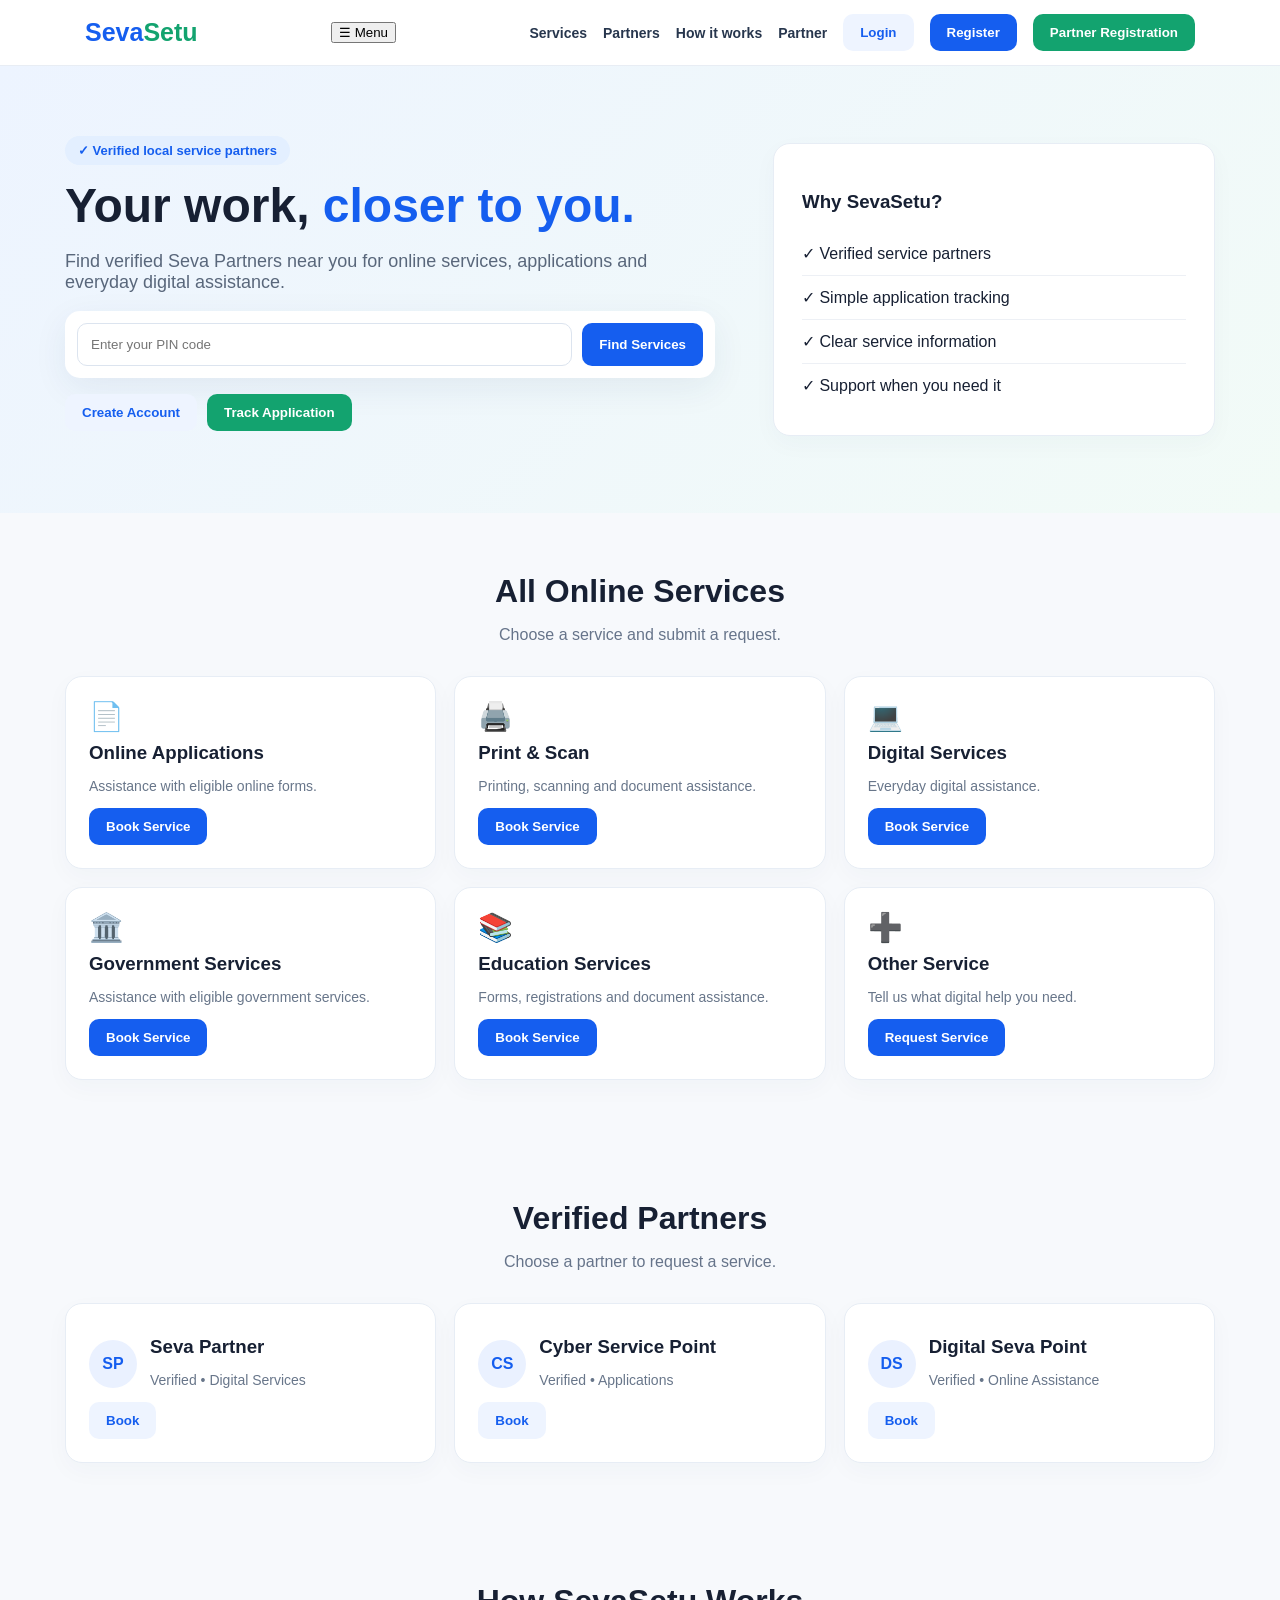
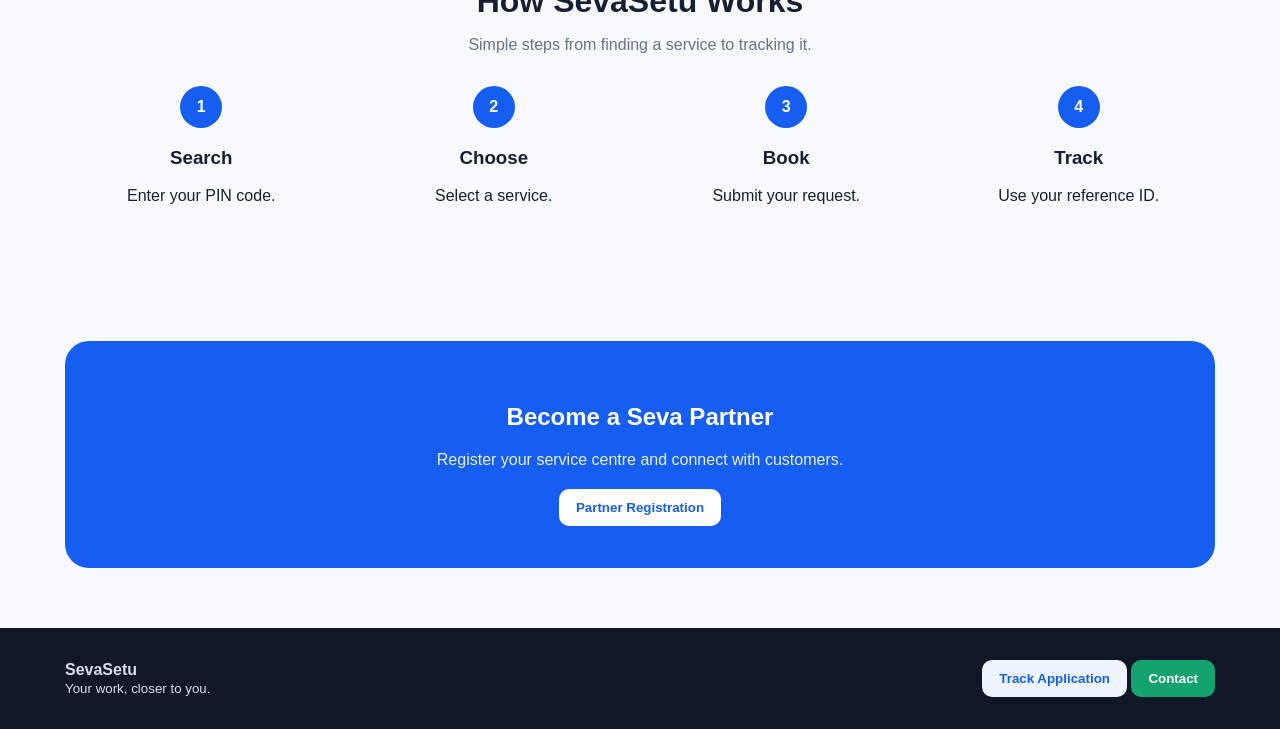
<file: SevaSetu-working-fixed.html>
<!DOCTYPE html>
<html lang="en">
<head>
<meta charset="UTF-8"><meta name="viewport" content="width=device-width,initial-scale=1.0">
<title>SevaSetu | Verified Local Services</title>
<style>
*{box-sizing:border-box}body{margin:0;font-family:Arial,sans-serif;color:#172033;background:#f7f9fc}header{position:sticky;top:0;z-index:10;background:#fff;border-bottom:1px solid #e8edf4}.nav{max-width:1150px;margin:auto;padding:14px 20px;display:flex;align-items:center;justify-content:space-between}.logo{font-size:25px;font-weight:800;color:#155eef;text-decoration:none}.logo span{color:#13a36f}nav{display:flex;gap:16px;align-items:center}nav a{color:#27364d;text-decoration:none;font-weight:600;font-size:14px}.btn{border:0;border-radius:10px;padding:11px 17px;background:#155eef;color:white;font-weight:700;cursor:pointer}.green{background:#13a36f}.soft{background:#eef4ff;color:#155eef}.hero{padding:70px 20px;background:linear-gradient(135deg,#edf4ff,#f2fbf7)}.wrap{max-width:1150px;margin:auto}.grid{display:grid;grid-template-columns:1.2fr .8fr;gap:45px;align-items:center}.badge{display:inline-block;background:#e3efff;color:#155eef;border-radius:30px;padding:7px 13px;font-weight:700;font-size:13px;margin-bottom:15px}h1{font-size:48px;line-height:1.1;margin:0 0 18px}h1 span{color:#155eef}.hero p{font-size:18px;color:#59677b;max-width:650px}.search{background:white;padding:12px;border-radius:15px;display:flex;gap:10px;max-width:650px;box-shadow:0 10px 35px #17355d12}.search input{flex:1;padding:13px;border:1px solid #dce4ef;border-radius:10px}.hero-card,.card{background:#fff;border:1px solid #e7edf5;border-radius:17px;padding:23px;box-shadow:0 8px 25px #17355d08}.hero-card{padding:28px}.check{padding:12px 0;border-bottom:1px solid #edf0f5}.check:last-child{border:0}section{padding:60px 20px}.head{text-align:center;margin-bottom:32px}.head h2{font-size:32px;margin:0 0 8px}.head p{color:#66748a}.cards{display:grid;grid-template-columns:repeat(3,1fr);gap:18px}.icon{font-size:28px}.card h3{margin:9px 0 7px}.card p{color:#68768a;font-size:14px}.partner{display:flex;gap:13px;align-items:center}.avatar{width:48px;height:48px;border-radius:50%;background:#eaf1ff;color:#155eef;display:grid;place-items:center;font-weight:800}.steps{display:grid;grid-template-columns:repeat(4,1fr);gap:20px}.step{text-align:center}.num{width:42px;height:42px;border-radius:50%;background:#155eef;color:#fff;display:grid;place-items:center;margin:0 auto 12px;font-weight:800}.cta{background:#155eef;color:#fff;border-radius:24px;padding:42px;text-align:center}.cta p{opacity:.9;margin-bottom:20px}footer{background:#101828;color:#d7deea;padding:32px 20px}.foot{max-width:1150px;margin:auto;display:flex;justify-content:space-between;align-items:center;gap:15px;flex-wrap:wrap}.modal{display:none;position:fixed;inset:0;background:#101828aa;z-index:100;align-items:center;justify-content:center;padding:18px}.modal.show{display:flex}.box{background:#fff;width:min(470px,100%);max-height:90vh;overflow:auto;border-radius:18px;padding:25px}.boxhead{display:flex;justify-content:space-between;align-items:center}.close{border:0;border-radius:50%;width:34px;height:34px;font-size:20px;cursor:pointer}.fg{margin:13px 0}.fg label{display:block;font-size:13px;font-weight:700;margin-bottom:6px}.fg input,.fg select,.fg textarea{width:100%;padding:12px;border:1px solid #d8e1ec;border-radius:9px}.fg textarea{min-height:80px}.notice{background:#fff7df;border:1px solid #efd17c;padding:11px;border-radius:9px;font-size:12px;color:#6e5310}.status{margin-top:12px;font-weight:700;color:#155eef}@media(max-width:800px){.grid{grid-template-columns:1fr}h1{font-size:38px}.cards{grid-template-columns:1fr 1fr}.steps{grid-template-columns:1fr 1fr}.nav{padding:12px 16px}.menu-btn{display:none}nav{gap:8px;flex-wrap:wrap;justify-content:flex-end}nav a:nth-child(3),nav a:nth-child(4){display:none}}@media(max-width:520px){.nav{padding:12px 14px;align-items:center;position:relative}.logo{font-size:23px}.menu-btn{display:block;border:1px solid #d8e3f0;background:#fff;color:#155eef;border-radius:10px;padding:9px 12px;font-weight:700;font-size:14px}nav{display:none;position:absolute;top:100%;left:0;right:0;background:#fff;border-top:1px solid #e8edf4;box-shadow:0 12px 25px #17355d18;padding:12px 14px;flex-direction:column;align-items:stretch;gap:8px;z-index:20}nav.open{display:flex}nav a{display:block!important;padding:10px 8px}nav .btn{width:100%;font-size:15px}.cards,.steps{grid-template-columns:1fr}.search{flex-direction:column}.search .btn{width:100%}.hero{padding:45px 14px 50px}.hero p{font-size:17px}.hero-card{margin-top:8px}section{padding:45px 14px}.cta{padding:30px 20px}.box{padding:20px}.modal{padding:10px}}
</style></head><body>
<header><div class="nav"><a class="logo" href="#home">Seva<span>Setu</span></a><button class="menu-btn" onclick="toggleMenu()">☰ Menu</button><nav id="mainNav"><a href="#services">Services</a><a href="#partners">Partners</a><a href="#how">How it works</a><a href="#partner">Partner</a><button class="btn soft" onclick="openM('login');closeMenu()">Login</button><button class="btn" onclick="openM('register');closeMenu()">Register</button><button class="btn green" onclick="openM('partnerModal');closeMenu()">Partner Registration</button></nav></div></header>
<section class="hero" id="home"><div class="wrap grid"><div><div class="badge">✓ Verified local service partners</div><h1>Your work, <span>closer to you.</span></h1><p>Find verified Seva Partners near you for online services, applications and everyday digital assistance.</p><div class="search"><input id="pin" maxlength="6" inputmode="numeric" placeholder="Enter your PIN code"><button class="btn" onclick="searchPin()">Find Services</button></div><div style="margin-top:16px;display:flex;gap:10px;flex-wrap:wrap"><button class="btn soft" onclick="openM('register')">Create Account</button><button class="btn green" onclick="openM('trackModal')">Track Application</button></div><div id="pinResult" class="status"></div></div><div class="hero-card"><h3>Why SevaSetu?</h3><div class="check">✓ Verified service partners</div><div class="check">✓ Simple application tracking</div><div class="check">✓ Clear service information</div><div class="check">✓ Support when you need it</div></div></div></section>
<section id="services"><div class="wrap"><div class="head"><h2>All Online Services</h2><p>Choose a service and submit a request.</p></div><div class="cards"><div class="card"><div class="icon">📄</div><h3>Online Applications</h3><p>Assistance with eligible online forms.</p><button class="btn" onclick="book('Online Application')">Book Service</button></div><div class="card"><div class="icon">🖨️</div><h3>Print & Scan</h3><p>Printing, scanning and document assistance.</p><button class="btn" onclick="book('Print & Scan')">Book Service</button></div><div class="card"><div class="icon">💻</div><h3>Digital Services</h3><p>Everyday digital assistance.</p><button class="btn" onclick="book('Digital Services')">Book Service</button></div><div class="card"><div class="icon">🏛️</div><h3>Government Services</h3><p>Assistance with eligible government services.</p><button class="btn" onclick="book('Government Services')">Book Service</button></div><div class="card"><div class="icon">📚</div><h3>Education Services</h3><p>Forms, registrations and document assistance.</p><button class="btn" onclick="book('Education Services')">Book Service</button></div><div class="card"><div class="icon">➕</div><h3>Other Service</h3><p>Tell us what digital help you need.</p><button class="btn" onclick="book('Other Service')">Request Service</button></div></div></div></section>
<section id="partners"><div class="wrap"><div class="head"><h2>Verified Partners</h2><p>Choose a partner to request a service.</p></div><div class="cards"><div class="card"><div class="partner"><div class="avatar">SP</div><div><h3>Seva Partner</h3><p>Verified • Digital Services</p></div></div><button class="btn soft" onclick="book('Partner Service')">Book</button></div><div class="card"><div class="partner"><div class="avatar">CS</div><div><h3>Cyber Service Point</h3><p>Verified • Applications</p></div></div><button class="btn soft" onclick="book('Application Service')">Book</button></div><div class="card"><div class="partner"><div class="avatar">DS</div><div><h3>Digital Seva Point</h3><p>Verified • Online Assistance</p></div></div><button class="btn soft" onclick="book('Digital Assistance')">Book</button></div></div></div></section>
<section id="how"><div class="wrap"><div class="head"><h2>How SevaSetu Works</h2><p>Simple steps from finding a service to tracking it.</p></div><div class="steps"><div class="step"><div class="num">1</div><h3>Search</h3><p>Enter your PIN code.</p></div><div class="step"><div class="num">2</div><h3>Choose</h3><p>Select a service.</p></div><div class="step"><div class="num">3</div><h3>Book</h3><p>Submit your request.</p></div><div class="step"><div class="num">4</div><h3>Track</h3><p>Use your reference ID.</p></div></div></div></section>
<section id="partner"><div class="wrap"><div class="cta"><h2>Become a Seva Partner</h2><p>Register your service centre and connect with customers.</p><button class="btn" style="background:#fff;color:#155eef" onclick="openM('partnerModal')">Partner Registration</button></div></div></section>
<footer><div class="foot"><div><strong>SevaSetu</strong><br><small>Your work, closer to you.</small></div><div><button class="btn soft" onclick="openM('trackModal')">Track Application</button> <button class="btn green" onclick="openM('contactModal')">Contact</button></div></div></footer>

<div class="modal" id="login"><div class="box"><div class="boxhead"><h2>Login</h2><button class="close" onclick="closeM('login')">×</button></div><div class="fg"><label>Mobile Number</label><input id="loginPhone" type="tel" maxlength="10" placeholder="Enter mobile number"></div><div class="fg"><label>Password</label><input id="loginPass" type="password" placeholder="Password"></div><button class="btn" onclick="login()">Login</button><p style="font-size:13px;margin-top:12px">New user? <a href="#" onclick="closeM('login');openM('register');return false">Create an account</a></p></div></div>
<div class="modal" id="register"><div class="box"><div class="boxhead"><h2>Register</h2><button class="close" onclick="closeM('register')">×</button></div><div class="fg"><label>Full Name</label><input id="regName" placeholder="Your name"></div><div class="fg"><label>Mobile Number</label><input id="regPhone" type="tel" maxlength="10" placeholder="Mobile number"></div><div class="fg"><label>Email</label><input id="regEmail" type="email" placeholder="Email address"></div><div class="fg"><label>Password</label><input id="regPass" type="password" placeholder="Create password"></div><button class="btn" onclick="register()">Create Account</button></div></div>
<div class="modal" id="partnerModal"><div class="box"><div class="boxhead"><h2>Partner Registration</h2><button class="close" onclick="closeM('partnerModal')">×</button></div><div class="notice">For your safety, do not enter Aadhaar, PAN, bank details or sensitive documents in this form. KYC should be completed only through a secure verified backend.</div><div class="fg"><label>Centre / Business Name</label><input id="pBusiness" placeholder="Business name"></div><div class="fg"><label>Owner Name</label><input id="pOwner" placeholder="Owner name"></div><div class="fg"><label>Mobile Number</label><input id="pPhone" type="tel" maxlength="10" placeholder="Mobile number"></div><div class="fg"><label>PIN Code</label><input id="pPin" maxlength="6" placeholder="PIN code"></div><div class="fg"><label>Services Offered</label><textarea id="pServices" placeholder="Example: print, scan, online applications"></textarea></div><button class="btn green" onclick="partnerRegister()">Submit Registration</button></div></div>
<div class="modal" id="booking"><div class="box"><div class="boxhead"><h2>Service Booking</h2><button class="close" onclick="closeM('booking')">×</button></div><div class="fg"><label>Selected Service</label><input id="service" readonly></div><div class="fg"><label>Name</label><input id="bName" placeholder="Your name"></div><div class="fg"><label>Mobile Number</label><input id="bPhone" type="tel" maxlength="10" placeholder="Mobile number"></div><div class="fg"><label>PIN Code</label><input id="bPin" maxlength="6" placeholder="PIN code"></div><div class="fg"><label>Message</label><textarea id="bMsg" placeholder="What do you need?"></textarea></div><button class="btn" onclick="submitBooking()">Submit Booking</button></div></div>
<div class="modal" id="trackModal"><div class="box"><div class="boxhead"><h2>Track Application</h2><button class="close" onclick="closeM('trackModal')">×</button></div><div class="fg"><label>Reference ID</label><input id="trackId" placeholder="Example: SS123456"></div><button class="btn" onclick="trackApplication()">Check Status</button><div id="trackResult" class="status"></div></div></div>
<div class="modal" id="contactModal"><div class="box"><div class="boxhead"><h2>Contact SevaSetu</h2><button class="close" onclick="closeM('contactModal')">×</button></div><p style="color:#66748a">Send us your message. This form is ready for backend/email connection.</p><div class="fg"><label>Name</label><input id="cName" placeholder="Your name"></div><div class="fg"><label>Mobile / Email</label><input id="cContact" placeholder="Your contact"></div><div class="fg"><label>Message</label><textarea id="cMsg" placeholder="How can we help?"></textarea></div><button class="btn green" onclick="sendContact()">Send Message</button></div></div>




<script>
(function(){
  function byId(id){return document.getElementById(id)}
  function read(key){try{return JSON.parse(localStorage.getItem(key)||'[]')}catch(e){return []}}
  function write(key,val){localStorage.setItem(key,JSON.stringify(val))}
  function makeId(prefix){return prefix+Date.now().toString().slice(-8)}
  function validPhone(v){return /^[6-9]\d{9}$/.test(v)}
  function validPin(v){return /^[1-9]\d{5}$/.test(v)}

  window.toggleMenu=function(){byId('mainNav').classList.toggle('open')}
  window.closeMenu=function(){byId('mainNav').classList.remove('open')}
  window.openM=function(id){var e=byId(id);if(e)e.classList.add('show')}
  window.closeM=function(id){var e=byId(id);if(e)e.classList.remove('show')}

  window.register=function(){
    var n=byId('regName').value.trim(),phone=byId('regPhone').value.trim(),email=byId('regEmail').value.trim().toLowerCase(),pass=byId('regPass').value
    if(!n||!validPhone(phone)||!/^[^\s@]+@[^\s@]+\.[^\s@]+$/.test(email)||pass.length<6){alert('Please fill all details correctly. Password must be at least 6 characters.');return}
    var users=read('sevasetu_users')
    if(users.some(function(u){return u.email===email})){alert('This email is already registered. Please login.');return}
    if(users.some(function(u){return u.phone===phone})){alert('This mobile number is already registered. Please login.');return}
    users.push({name:n,phone:phone,email:email,password:pass,createdAt:new Date().toISOString()});write('sevasetu_users',users)
    localStorage.setItem('sevasetu_current_user',email)
    byId('regName').value='';byId('regPhone').value='';byId('regEmail').value='';byId('regPass').value=''
    closeM('register');updateAuthUI();alert('Account created successfully! You are now logged in.')
  }

  window.login=function(){
    var phone=byId('loginPhone').value.trim(),pass=byId('loginPass').value
    if(!validPhone(phone)){alert('Please enter a valid 10-digit mobile number.');return}
    if(pass.length<6){alert('Password must be at least 6 characters.');return}
    var user=read('sevasetu_users').find(function(u){return u.phone===phone&&u.password===pass})
    if(!user){alert('Login failed. Please Register first or check your mobile number and password.');return}
    localStorage.setItem('sevasetu_current_user',user.email);byId('loginPhone').value='';byId('loginPass').value='';closeM('login');updateAuthUI();alert('Login successful! Welcome '+user.name+'.')
  }
  window.logout=function(){localStorage.removeItem('sevasetu_current_user');updateAuthUI();alert('Logged out successfully.')}
  function updateAuthUI(){var logged=!!localStorage.getItem('sevasetu_current_user');document.querySelectorAll('[data-auth-login]').forEach(function(e){e.style.display=logged?'none':''});document.querySelectorAll('[data-auth-logout]').forEach(function(e){e.style.display=logged?'':'none'})}
  window.updateAuthUI=updateAuthUI

  window.partnerRegister=function(){
    var b=byId('pBusiness').value.trim(),o=byId('pOwner').value.trim(),phone=byId('pPhone').value.trim(),pin=byId('pPin').value.trim(),services=byId('pServices').value.trim()
    if(!b||!o||!validPhone(phone)||!validPin(pin)){alert('Please fill the required details correctly.');return}
    var id=makeId('P'),partners=read('sevasetu_partners');partners.push({id:id,business:b,owner:o,phone:phone,pin:pin,services:services,status:'Submitted',createdAt:new Date().toISOString()});write('sevasetu_partners',partners)
    ;['pBusiness','pOwner','pPhone','pPin','pServices'].forEach(function(x){byId(x).value=''})
    closeM('partnerModal');byId('trackId').value=id;openM('trackModal');byId('trackResult').textContent='Partner registration submitted. Reference ID: '+id
  }

  window.book=function(service){byId('service').value=service;openM('booking')}
  window.submitBooking=function(){
    var n=byId('bName').value.trim(),phone=byId('bPhone').value.trim(),pin=byId('bPin').value.trim(),msg=byId('bMsg').value.trim(),service=byId('service').value
    if(!n||!validPhone(phone)||!validPin(pin)){alert('Please enter a valid name, mobile number and 6-digit PIN code.');return}
    var id=makeId('SS'),bookings=read('sevasetu_bookings');bookings.push({id:id,service:service,name:n,phone:phone,pin:pin,message:msg,status:'Request received',createdAt:new Date().toISOString()});write('sevasetu_bookings',bookings)
    ;['bName','bPhone','bPin','bMsg'].forEach(function(x){byId(x).value=''})
    closeM('booking');openM('trackModal');byId('trackId').value=id;byId('trackResult').textContent='Booking submitted. Reference ID: '+id
  }

  window.searchPin=function(){var p=byId('pin').value.trim(),r=byId('pinResult');if(!validPin(p)){r.textContent='Please enter a valid 6-digit PIN code.';return}r.textContent='Verified partner search completed for PIN '+p+'. Choose a service below to continue.';byId('services').scrollIntoView({behavior:'smooth'})}
  window.trackApplication=function(){var id=byId('trackId').value.trim().toUpperCase(),r=byId('trackResult');if(!id){r.textContent='Please enter your reference ID.';return}var b=read('sevasetu_bookings').find(function(x){return x.id===id}),p=read('sevasetu_partners').find(function(x){return x.id===id});if(b)r.textContent='Status: '+b.status+' • Reference '+b.id;else if(p)r.textContent='Partner registration: '+p.status+' • Reference '+p.id;else r.textContent='No application found for reference '+id+'.'}
  window.sendContact=function(){var n=byId('cName').value.trim(),c=byId('cContact').value.trim(),m=byId('cMsg').value.trim();if(!n||!c||!m){alert('Please fill all contact details.');return}var messages=read('sevasetu_messages');messages.push({name:n,contact:c,message:m,createdAt:new Date().toISOString()});write('sevasetu_messages',messages);byId('cName').value='';byId('cContact').value='';byId('cMsg').value='';closeM('contactModal');alert('Your message has been saved successfully.')}

  window.addEventListener('click',function(e){if(e.target.classList.contains('modal'))e.target.classList.remove('show')})
  window.addEventListener('DOMContentLoaded',updateAuthUI)
})();
</script></body></html>
</file>
